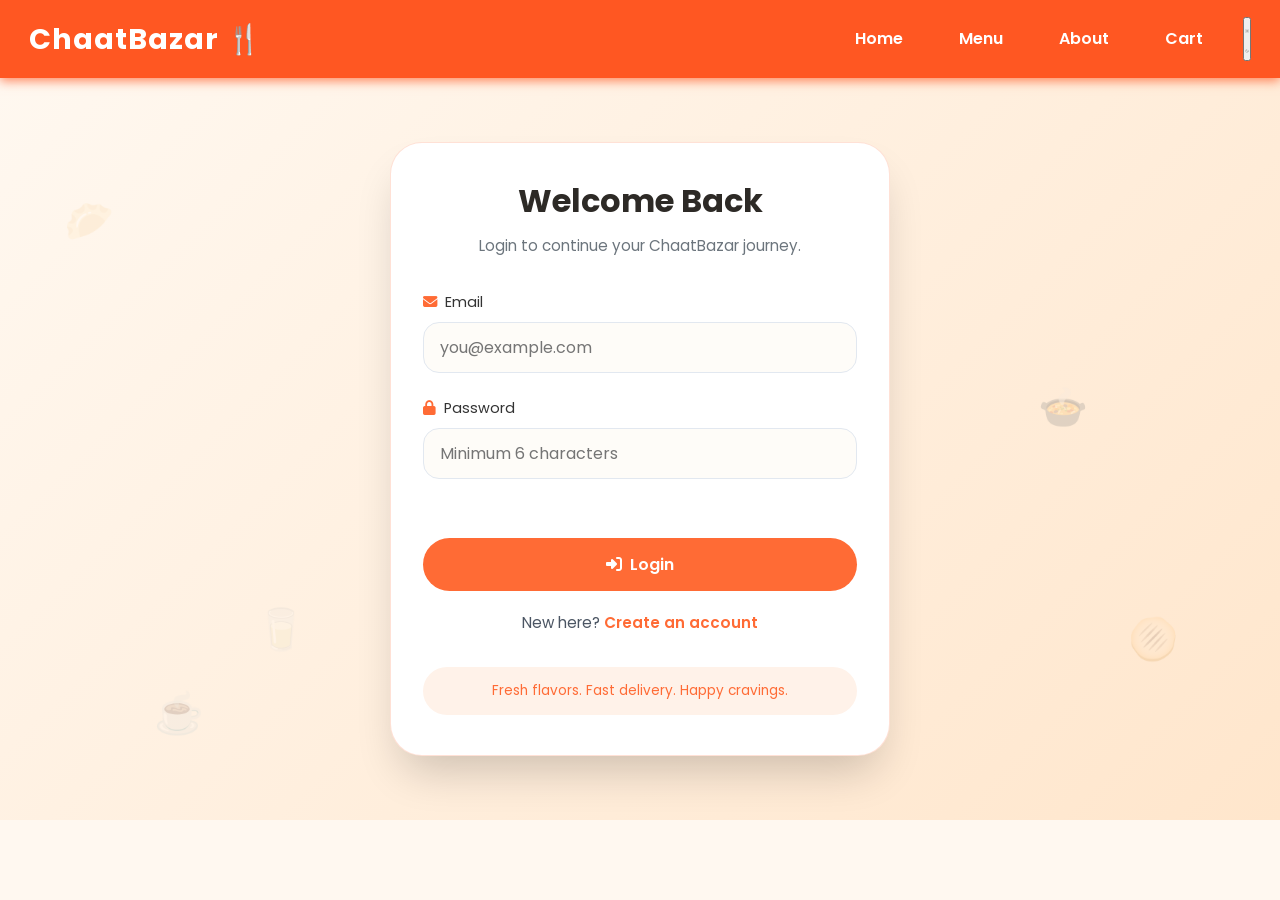
<file: dashboard.html>
<!DOCTYPE html>
<html lang="en">
<head>
  <meta charset="UTF-8" />
  <meta name="viewport" content="width=device-width, initial-scale=1.0" />
  <title>Dashboard | ChaatBazar</title>
  <link rel="preconnect" href="https://fonts.googleapis.com" />
  <link rel="preconnect" href="https://fonts.gstatic.com" crossorigin />
  <link href="https://fonts.googleapis.com/css2?family=Poppins:wght@400;500;600;700&display=swap" rel="stylesheet" />
  <link rel="stylesheet" href="https://cdnjs.cloudflare.com/ajax/libs/font-awesome/6.5.1/css/all.min.css" />
  <link rel="stylesheet" href="css/style.css" />
  <link rel="stylesheet" href="css/auth.css" />
  <link rel="icon" href="favicon.png" type="image/png" />
</head>
<body data-page-type="dashboard">
  <header>
    <div class="header-inner container" role="banner">
      <a href="index.html" class="logo" aria-label="ChaatBazar Home">ChaatBazar 🍴</a>
      <nav role="navigation" aria-label="Primary Navigation">
        <a href="index.html" class="nav-link">Home</a>
        <a href="menu.html" class="nav-link">Menu</a>
        <a href="index.html#about" class="nav-link">About</a>
        <a href="orders.html" class="nav-link">Orders</a>
        <a href="cart.html" class="nav-link">Cart</a>
        <button id="theme-toggle" class="theme-toggle" aria-label="Toggle Theme">
          <span class="theme-toggle-track">
            <span class="theme-toggle-icon sun-icon">
              <svg xmlns="http://www.w3.org/2000/svg" viewBox="0 0 24 24" fill="none" stroke="currentColor" stroke-linecap="round" stroke-linejoin="round"><circle cx="12" cy="12" r="5"></circle><line x1="12" y1="1" x2="12" y2="3"></line><line x1="12" y1="21" x2="12" y2="23"></line><line x1="4.22" y1="4.22" x2="5.64" y2="5.64"></line><line x1="18.36" y1="18.36" x2="19.78" y2="19.78"></line><line x1="1" y1="12" x2="3" y2="12"></line><line x1="21" y1="12" x2="23" y2="12"></line><line x1="4.22" y1="19.78" x2="5.64" y2="18.36"></line><line x1="18.36" y1="5.64" x2="19.78" y2="4.22"></line></svg>
            </span>
            <span class="theme-toggle-icon moon-icon">
              <svg xmlns="http://www.w3.org/2000/svg" viewBox="0 0 24 24" fill="none" stroke="currentColor" stroke-linecap="round" stroke-linejoin="round"><path d="M21 12.79A9 9 0 1 1 11.21 3 7 7 0 0 0 21 12.79z"></path></svg>
            </span>
            <span class="theme-toggle-thumb"></span>
          </span>
        </button>
        <div id="authNavItem" class="auth-nav-item">
          <a href="login.html" class="login-btn-nav">Login</a>
        </div>
      </nav>
    </div>
  </header>

  <main class="auth-main" role="main" aria-label="Dashboard page">
    <div class="food-animation-bg" aria-hidden="true">
      <span class="floating-food samosa">🥟</span>
      <span class="floating-food pani-puri">🫓</span>
      <span class="floating-food chaat">🍲</span>
      <span class="floating-food chai">☕</span>
      <span class="floating-food lassi">🥛</span>
    </div>

    <section class="auth-wrapper">
      <div class="dashboard-card">
        <div class="dashboard-page-header">
          <div class="dashboard-eyebrow">Dashboard</div>
          <h2>Dashboard - Coming Soon</h2>
          <p>Hi, <span id="dashboard-user-name">User</span>.</p>
        </div>

        <div class="dashboard-message">
          <strong>Coming Soon:</strong> this area will hold order history, saved preferences, rewards, and quick actions for your account.
        </div>

        <div class="profile-actions">
          <a href="profile.html" class="profile-action-link">View Profile</a>
          <a href="index.html" class="profile-action-link secondary">Back to Home</a>
        </div>
      </div>
    </section>
  </main>

  <script src="js/auth.js"></script>
</body>
</html>
</file>
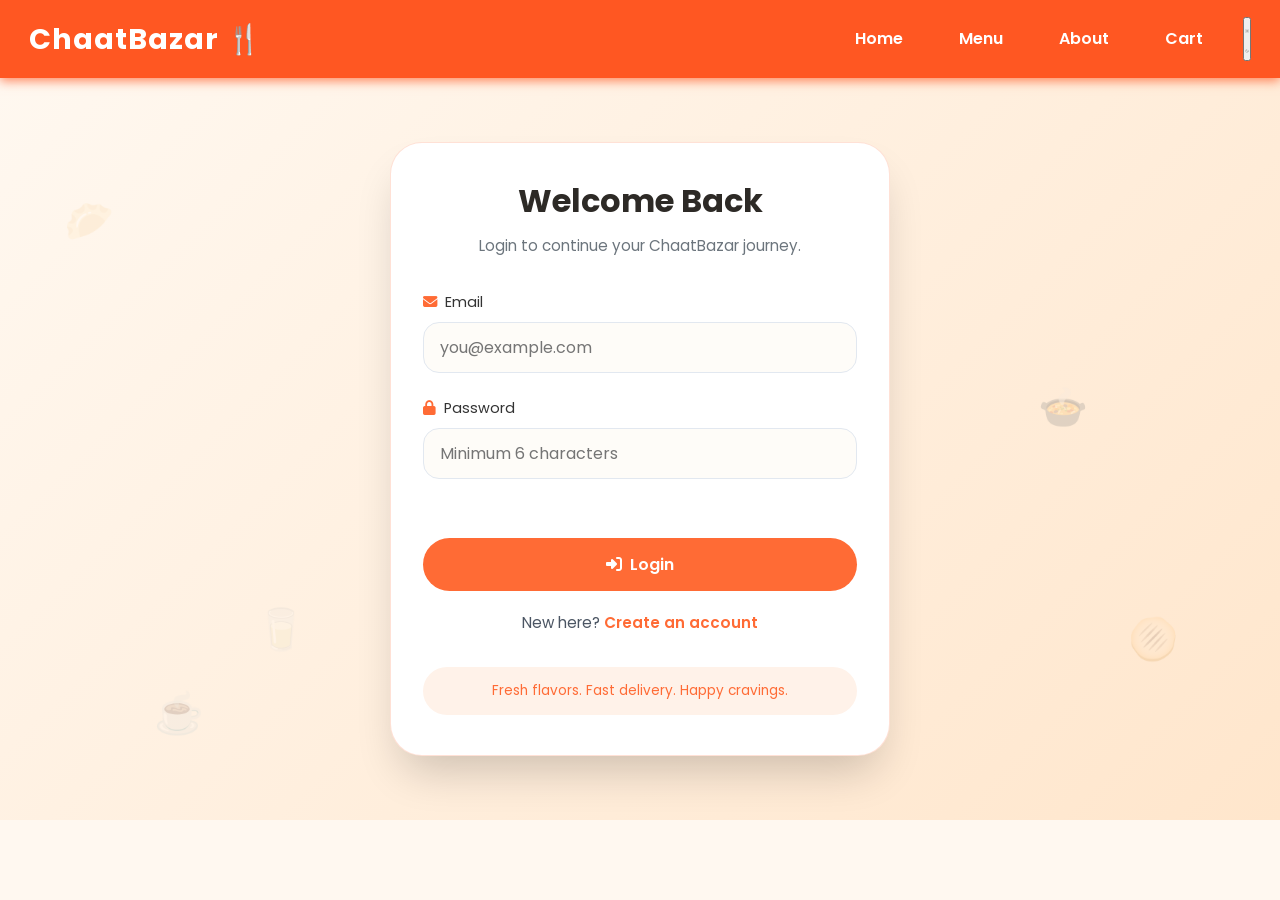
<file: login.html>
<!DOCTYPE html>
<html lang="en">
<head>
  <meta charset="UTF-8" />
  <meta name="viewport" content="width=device-width, initial-scale=1.0" />
  <title>Login | ChaatBazar</title>
  <link rel="preconnect" href="https://fonts.googleapis.com" />
  <link rel="preconnect" href="https://fonts.gstatic.com" crossorigin />
  <link href="https://fonts.googleapis.com/css2?family=Poppins:wght@400;500;600;700&display=swap" rel="stylesheet" />
  <link rel="stylesheet" href="https://cdnjs.cloudflare.com/ajax/libs/font-awesome/6.5.1/css/all.min.css" />
  <link rel="stylesheet" href="css/style.css" />
  <link rel="stylesheet" href="css/auth.css" />
</head>
<body data-page-type="login">
  <header>
    <div class="header-inner container" role="banner">
      <a href="index.html" class="logo" aria-label="ChaatBazar Home">ChaatBazar 🍴</a>
      <nav role="navigation" aria-label="Primary Navigation">
        <a href="index.html" class="nav-link">Home</a>
        <a href="menu.html" class="nav-link">Menu</a>
        <a href="about.html" class="nav-link">About</a>
        <a href="cart.html" class="nav-link">Cart</a>
        <button id="theme-toggle" class="theme-toggle" aria-label="Toggle Theme">
          <span class="theme-toggle-track">
            <span class="theme-toggle-icon sun-icon">
              <svg xmlns="http://www.w3.org/2000/svg" viewBox="0 0 24 24" fill="none" stroke="currentColor" stroke-linecap="round" stroke-linejoin="round"><circle cx="12" cy="12" r="5"></circle><line x1="12" y1="1" x2="12" y2="3"></line><line x1="12" y1="21" x2="12" y2="23"></line><line x1="4.22" y1="4.22" x2="5.64" y2="5.64"></line><line x1="18.36" y1="18.36" x2="19.78" y2="19.78"></line><line x1="1" y1="12" x2="3" y2="12"></line><line x1="21" y1="12" x2="23" y2="12"></line><line x1="4.22" y1="19.78" x2="5.64" y2="18.36"></line><line x1="18.36" y1="5.64" x2="19.78" y2="4.22"></line></svg>
            </span>
            <span class="theme-toggle-icon moon-icon">
              <svg xmlns="http://www.w3.org/2000/svg" viewBox="0 0 24 24" fill="none" stroke="currentColor" stroke-linecap="round" stroke-linejoin="round"><path d="M21 12.79A9 9 0 1 1 11.21 3 7 7 0 0 0 21 12.79z"></path></svg>
            </span>
            <span class="theme-toggle-thumb"></span>
          </span>
        </button>
      </nav>
    </div>
  </header>

  <main class="auth-main" role="main" aria-label="Login form">
    <div class="food-animation-bg" aria-hidden="true">
      <span class="floating-food samosa">🥟</span>
      <span class="floating-food pani-puri">🫓</span>
      <span class="floating-food chaat">🍲</span>
      <span class="floating-food chai">☕</span>
      <span class="floating-food lassi">🥛</span>
    </div>

    <section class="auth-wrapper">
      <div class="auth-card">
        <div class="auth-header">
          <h2>Welcome Back</h2>
          <p>Login to continue your ChaatBazar journey.</p>
        </div>

        <form id="login-form" novalidate>
          <div class="input-group">
            <label for="login-email"><i class="fa-solid fa-envelope"></i>Email</label>
            <input type="email" id="login-email" placeholder="you@example.com" autocomplete="email" required />
            <p id="login-email-error" class="error-message" aria-live="polite"></p>
          </div>

          <div class="input-group">
            <label for="login-password"><i class="fa-solid fa-lock"></i>Password</label>
            <input type="password" id="login-password" placeholder="Minimum 6 characters" minlength="6" autocomplete="current-password" required />
            <p id="login-password-error" class="error-message" aria-live="polite"></p>
          </div>

          <p class="form-message" aria-live="polite"></p>

          <button type="submit" class="auth-btn">
            <i class="fa-solid fa-right-to-bracket"></i>
            Login
          </button>
        </form>

        <p class="auth-switch-text">
          New here?
          <a class="auth-link" href="signup.html">Create an account</a>
        </p>

        <p class="auth-footer-note">Fresh flavors. Fast delivery. Happy cravings.</p>
      </div>
    </section>
  </main>

  <script src="js/auth.js"></script>
</body>
</html>
</file>
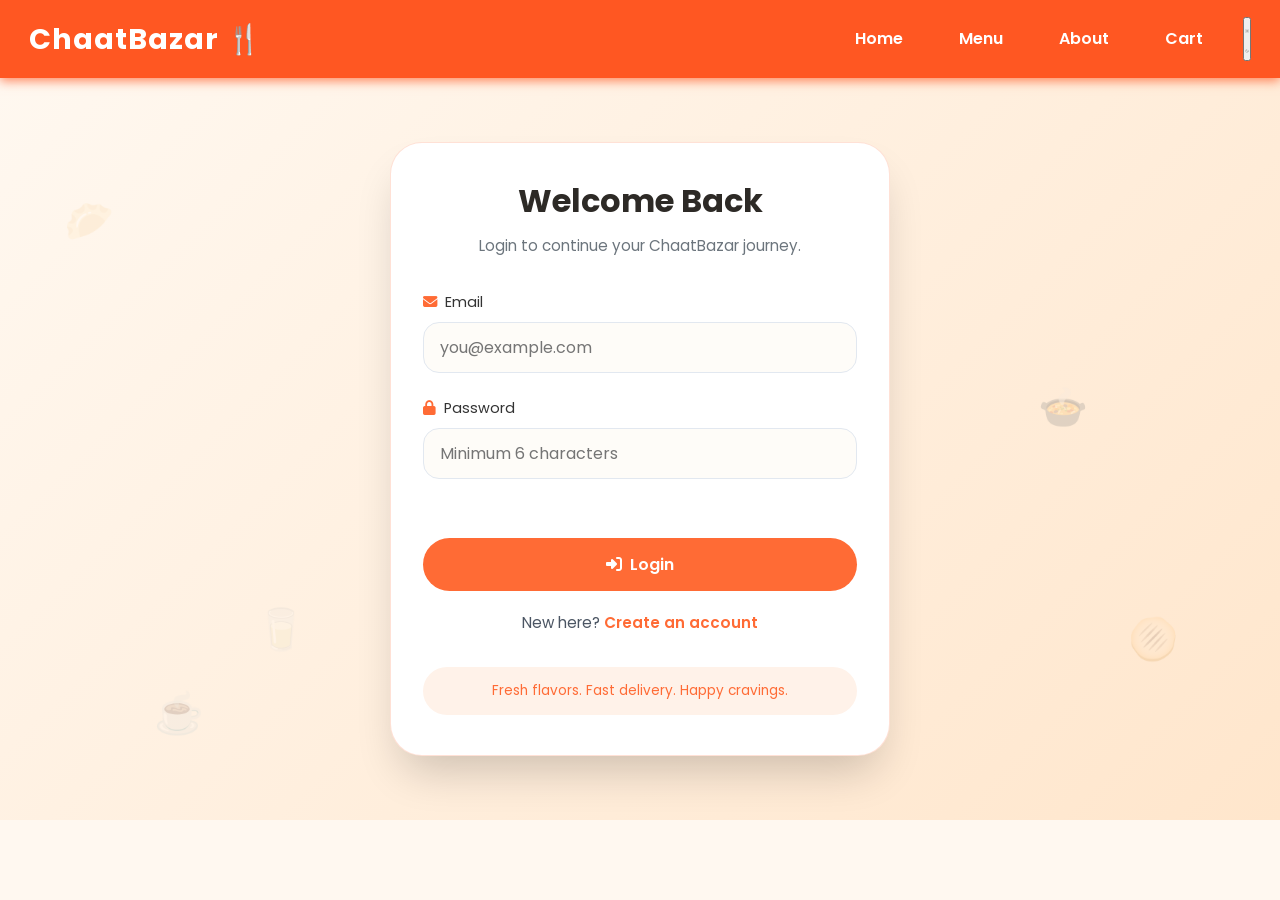
<file: profile.html>
<!DOCTYPE html>
<html lang="en">
<head>
  <meta charset="UTF-8" />
  <meta name="viewport" content="width=device-width, initial-scale=1.0" />
  <title>Profile | ChaatBazar</title>
  <link rel="preconnect" href="https://fonts.googleapis.com" />
  <link rel="preconnect" href="https://fonts.gstatic.com" crossorigin />
  <link href="https://fonts.googleapis.com/css2?family=Poppins:wght@400;500;600;700&display=swap" rel="stylesheet" />
  <link rel="stylesheet" href="https://cdnjs.cloudflare.com/ajax/libs/font-awesome/6.5.1/css/all.min.css" />
  <link rel="stylesheet" href="css/style.css" />
  <link rel="stylesheet" href="css/auth.css" />
  <link rel="icon" href="favicon.png" type="image/png" />
</head>
<body data-page-type="profile">
  <header>
    <div class="header-inner container" role="banner">
      <a href="index.html" class="logo" aria-label="ChaatBazar Home">ChaatBazar 🍴</a>
      <nav role="navigation" aria-label="Primary Navigation">
        <a href="index.html" class="nav-link">Home</a>
        <a href="menu.html" class="nav-link">Menu</a>
        <a href="index.html#about" class="nav-link">About</a>
        <a href="orders.html" class="nav-link">Orders</a>
        <a href="cart.html" class="nav-link">Cart</a>
        <button id="theme-toggle" class="theme-toggle" aria-label="Toggle Theme">
          <span class="theme-toggle-track">
            <span class="theme-toggle-icon sun-icon">
              <svg xmlns="http://www.w3.org/2000/svg" viewBox="0 0 24 24" fill="none" stroke="currentColor" stroke-linecap="round" stroke-linejoin="round"><circle cx="12" cy="12" r="5"></circle><line x1="12" y1="1" x2="12" y2="3"></line><line x1="12" y1="21" x2="12" y2="23"></line><line x1="4.22" y1="4.22" x2="5.64" y2="5.64"></line><line x1="18.36" y1="18.36" x2="19.78" y2="19.78"></line><line x1="1" y1="12" x2="3" y2="12"></line><line x1="21" y1="12" x2="23" y2="12"></line><line x1="4.22" y1="19.78" x2="5.64" y2="18.36"></line><line x1="18.36" y1="5.64" x2="19.78" y2="4.22"></line></svg>
            </span>
            <span class="theme-toggle-icon moon-icon">
              <svg xmlns="http://www.w3.org/2000/svg" viewBox="0 0 24 24" fill="none" stroke="currentColor" stroke-linecap="round" stroke-linejoin="round"><path d="M21 12.79A9 9 0 1 1 11.21 3 7 7 0 0 0 21 12.79z"></path></svg>
            </span>
            <span class="theme-toggle-thumb"></span>
          </span>
        </button>
        <div id="authNavItem" class="auth-nav-item">
          <a href="login.html" class="login-btn-nav">Login</a>
        </div>
      </nav>
    </div>
  </header>

  <main class="auth-main" role="main" aria-label="Profile page">
    <div class="food-animation-bg" aria-hidden="true">
      <span class="floating-food samosa">🥟</span>
      <span class="floating-food pani-puri">🫓</span>
      <span class="floating-food chaat">🍲</span>
      <span class="floating-food chai">☕</span>
      <span class="floating-food lassi">🥛</span>
    </div>

    <section class="auth-wrapper">
      <div class="profile-page-card">
        <div class="profile-page-header">
          <div class="profile-avatar-hero" aria-hidden="true"><span id="profile-avatar-initial">U</span></div>
          <h2>Your Profile</h2>
          <p>Account details saved in your browser session.</p>
        </div>

        <div class="profile-info-list" aria-label="Profile details">
          <div class="profile-info-row">
            <span class="profile-info-label">Name</span>
            <span id="profile-name-value" class="profile-info-value"></span>
          </div>
          <div class="profile-info-row">
            <span class="profile-info-label">Email</span>
            <span id="profile-email-value" class="profile-info-value"></span>
          </div>
          <div class="profile-info-row">
            <span class="profile-info-label">Phone</span>
            <span id="profile-phone-value" class="profile-info-value"></span>
          </div>
          <div class="profile-info-row">
            <span class="profile-info-label">Location</span>
            <span id="profile-location-value" class="profile-info-value"></span>
          </div>
        </div>

        <div class="profile-actions">
          <a href="dashboard.html" class="profile-action-link">Dashboard</a>
          <a href="index.html" class="profile-action-link secondary">Back to Home</a>
        </div>
      </div>
    </section>
  </main>

  <script src="js/auth.js"></script>
</body>
</html>
</file>
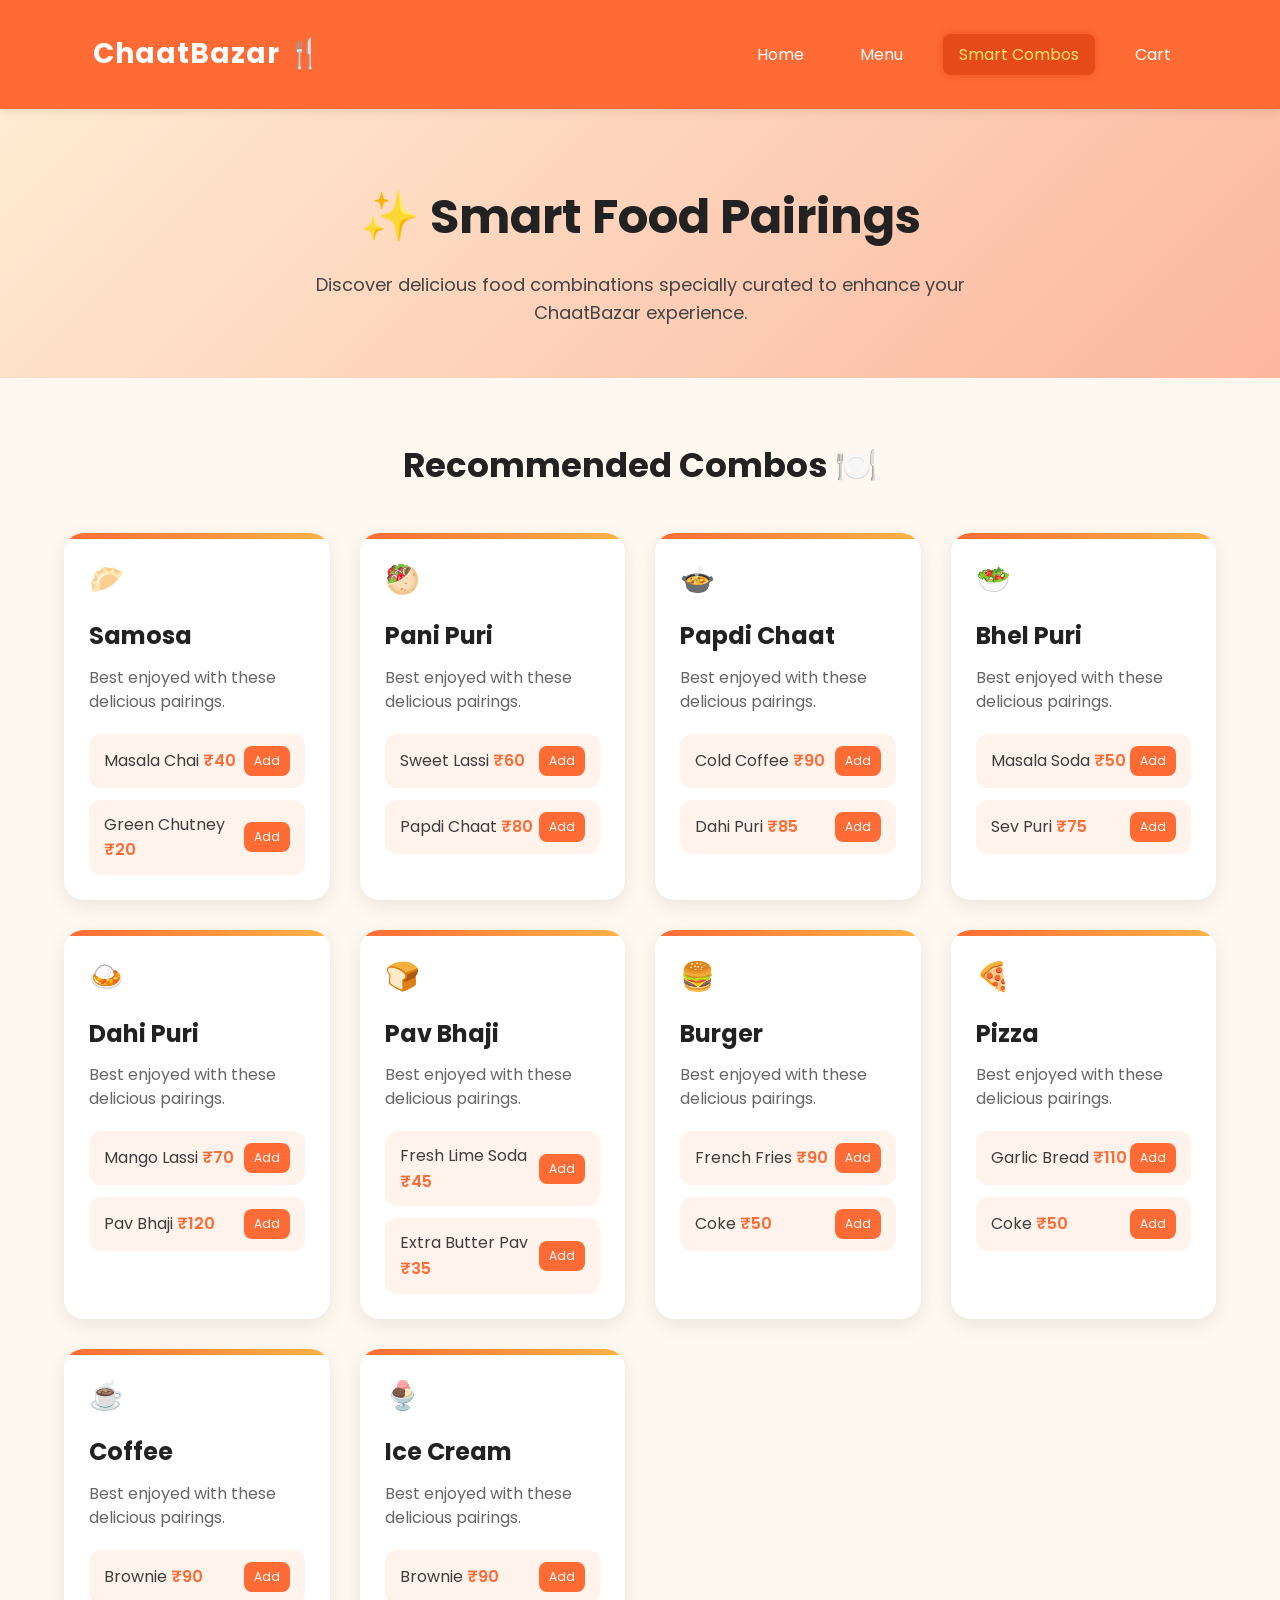
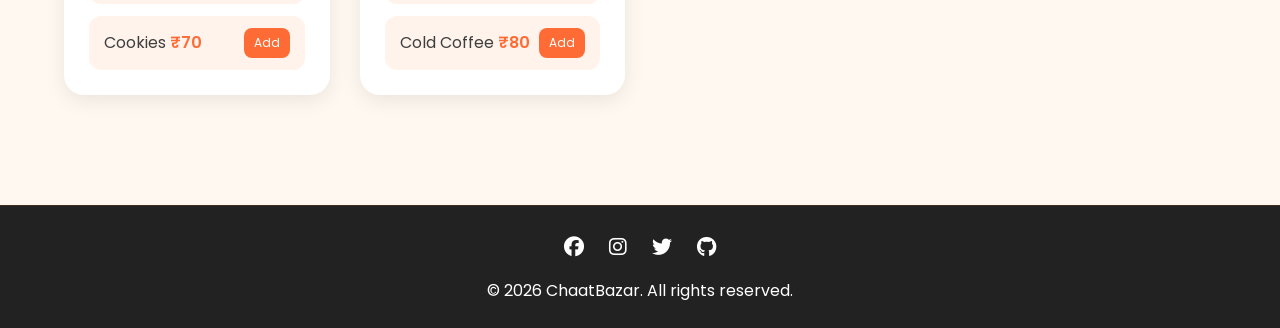
<file: recommendations.html>
<!DOCTYPE html>
<html lang="en">
<head>
  <meta charset="UTF-8" />
  <meta name="viewport" content="width=device-width, initial-scale=1.0"/>

  <title>Smart Combos - ChaatBazar</title>

  <!-- GOOGLE FONT -->
  <link
    href="https://fonts.googleapis.com/css2?family=Poppins:wght@400;500;600;700&display=swap"
    rel="stylesheet"
  />

  <!-- FONT AWESOME -->
  <link
    rel="stylesheet"
    href="https://cdnjs.cloudflare.com/ajax/libs/font-awesome/6.5.1/css/all.min.css"
  />

  <!-- MAIN CSS -->
  <link rel="stylesheet" href="css/style.css" />

  <style>

    body{
      font-family: "Poppins", sans-serif;
      background: #fff8f0;
      margin: 0;
      padding: 0;
    }

    .container{
      width: 90%;
      max-width: 1200px;
      margin: auto;
    }

    /* ================= HEADER ================= */

    header{
      background: #ff6b35;
      padding: 16px 0;
      box-shadow: 0 2px 10px rgba(0,0,0,0.1);
    }

    .header-inner{
      display: flex;
      justify-content: space-between;
      align-items: center;
    }

    .logo{
      color: white;
      font-size: 28px;
      font-weight: 700;
      text-decoration: none;
    }

    nav{
      display: flex;
      gap: 24px;
      align-items: center;
    }

    nav a{
      color: white;
      text-decoration: none;
      font-weight: 500;
      transition: 0.3s;
    }

    nav a:hover,
    nav a.active{
      color: #ffe66d;
    }

    /* ================= HERO ================= */

    .combo-hero{
      text-align: center;
      padding: 70px 20px 50px;
      background: linear-gradient(
        135deg,
        #ffecd2,
        #fcb69f
      );
    }

    .combo-hero h1{
      font-size: 48px;
      margin-bottom: 15px;
      color: #222;
    }

    .combo-hero p{
      font-size: 18px;
      color: #444;
      max-width: 700px;
      margin: auto;
      line-height: 1.6;
    }

    /* ================= SECTION ================= */

    .combo-section{
      padding: 60px 0;
    }

    .section-title{
      font-size: 34px;
      text-align: center;
      margin-bottom: 40px;
      color: #222;
    }

    /* ================= GRID ================= */

    .combo-grid{
      display: grid;
      grid-template-columns: repeat(auto-fit, minmax(260px, 1fr));
      gap: 30px;
    }

    /* ================= CARD ================= */

    .combo-card{
      background: white;
      border-radius: 20px;
      padding: 25px;
      box-shadow: 0 6px 20px rgba(0,0,0,0.08);
      transition: 0.3s;
      position: relative;
      overflow: hidden;
    }

    .combo-card:hover{
      transform: translateY(-8px);
      box-shadow: 0 12px 25px rgba(0,0,0,0.15);
    }

    .combo-card::before{
      content: "";
      position: absolute;
      top: 0;
      left: 0;
      width: 100%;
      height: 6px;
      background: linear-gradient(
        90deg,
        #ff6b35,
        #ffb347
      );
    }

    .combo-food{
      font-size: 28px;
      margin-bottom: 15px;
    }

    .combo-card h3{
      margin: 0 0 10px;
      color: #222;
      font-size: 24px;
    }

    .combo-card p{
      color: #666;
      margin-bottom: 20px;
      line-height: 1.5;
    }

    .pairing-list{
      display: flex;
      flex-direction: column;
      gap: 12px;
    }

    .pairing-item{
      background: #fff3ec;
      border-radius: 12px;
      padding: 12px 15px;
      display: flex;
      justify-content: space-between;
      align-items: center;
      font-weight: 500;
    }

    .pairing-item span{
      color: #ff6b35;
      font-weight: 600;
    }

    /* ================= FOOTER ================= */

    footer{
      background: #222;
      color: white;
      text-align: center;
      padding: 25px 10px;
      margin-top: 50px;
    }

    .social-icons{
      margin-bottom: 15px;
    }

    .social-icons a{
      color: white;
      margin: 0 10px;
      font-size: 20px;
      transition: 0.3s;
    }

    .social-icons a:hover{
      color: #ffb347;
    }

    /* ================= RESPONSIVE ================= */

    @media(max-width: 768px){

      .combo-hero h1{
        font-size: 36px;
      }

      nav{
        gap: 14px;
      }

      nav a{
        font-size: 14px;
      }
    }

  </style>
</head>

<body>

<!-- ================= HEADER ================= -->

<header>

  <div class="header-inner container">

    <a href="index.html" class="logo">
      ChaatBazar 🍴
    </a>

    <nav>

      <a href="index.html">
        Home
      </a>

      <a href="menu.html">
        Menu
      </a>

      <a href="recommendations.html" class="active">
        Smart Combos
      </a>

      <a href="cart.html">
        Cart
      </a>

    </nav>

  </div>

</header>

<!-- ================= HERO ================= -->

<section class="combo-hero">

  <h1>
    ✨ Smart Food Pairings
  </h1>

  <p>
    Discover delicious food combinations specially curated
    to enhance your ChaatBazar experience.
  </p>

</section>

<!-- ================= COMBO SECTION ================= -->

<section class="combo-section container">

  <h2 class="section-title">
    Recommended Combos 🍽️
  </h2>

  <div class="combo-grid" id="combo-grid">

    <!-- Cards injected by JS -->

  </div>

</section>

<!-- ================= FOOTER ================= -->

<footer>

  <div class="social-icons">

    <a href="#">
      <i class="fa-brands fa-facebook"></i>
    </a>

    <a href="#">
      <i class="fa-brands fa-instagram"></i>
    </a>

    <a href="#">
      <i class="fa-brands fa-twitter"></i>
    </a>

    <a href="#">
      <i class="fa-brands fa-github"></i>
    </a>

  </div>

  <p>
    © 2026 ChaatBazar. All rights reserved.
  </p>

</footer>

<!-- ================= SCRIPT ================= -->

<script src="js/cart-manager.js"></script>

<script>

  const foodPairings = {

    "Samosa": [
      { name: "Masala Chai", price: 40 },
      { name: "Green Chutney", price: 20 }
    ],

    "Pani Puri": [
      { name: "Sweet Lassi", price: 60 },
      { name: "Papdi Chaat", price: 80 }
    ],

    "Papdi Chaat": [
      { name: "Cold Coffee", price: 90 },
      { name: "Dahi Puri", price: 85 }
    ],

    "Bhel Puri": [
      { name: "Masala Soda", price: 50 },
      { name: "Sev Puri", price: 75 }
    ],

    "Dahi Puri": [
      { name: "Mango Lassi", price: 70 },
      { name: "Pav Bhaji", price: 120 }
    ],

    "Pav Bhaji": [
      { name: "Fresh Lime Soda", price: 45 },
      { name: "Extra Butter Pav", price: 35 }
    ],

    "Burger": [
      { name: "French Fries", price: 90 },
      { name: "Coke", price: 50 }
    ],

    "Pizza": [
      { name: "Garlic Bread", price: 110 },
      { name: "Coke", price: 50 }
    ],

    "Coffee": [
      { name: "Brownie", price: 90 },
      { name: "Cookies", price: 70 }
    ],

    "Ice Cream": [
      { name: "Brownie", price: 90 },
      { name: "Cold Coffee", price: 80 }
    ]
  };

  const foodEmojis = {
    "Samosa": "🥟",
    "Pani Puri": "🥙",
    "Papdi Chaat": "🍲",
    "Bhel Puri": "🥗",
    "Dahi Puri": "🍛",
    "Pav Bhaji": "🍞",
    "Burger": "🍔",
    "Pizza": "🍕",
    "Coffee": "☕",
    "Ice Cream": "🍨"
  };

  // ✅ FIXED CART FUNCTION (IMPORTANT)
  function addToCart(name, price, parentFood) {

    if (!window.cartManager) {
      console.error("CartManager not loaded");
      alert("Cart is loading... please wait");
      return;
    }

    window.cartManager.addItem({
      id: name + "-" + price,
      name: name,
      price: price,
      parentFood: parentFood
    }, 1);
  }

  function renderComboCards() {

    const comboGrid = document.getElementById("combo-grid");
    comboGrid.innerHTML = "";

    for (const food in foodPairings) {

      const pairings = foodPairings[food];

      const card = document.createElement("div");
      card.className = "combo-card";

      let pairingHTML = "";

      pairings.forEach(item => {

        pairingHTML += `
          <div class="pairing-item">

            <div>
              ${item.name}
              <span>₹${item.price}</span>
            </div>

            <button
              onclick="addToCart('${item.name}', ${item.price}, '${food}')"
              style="
                background:#ff6b35;
                color:white;
                border:none;
                padding:6px 10px;
                border-radius:8px;
                cursor:pointer;
                font-size:12px;
              ">
              Add
            </button>

          </div>
        `;
      });

      card.innerHTML = `
        <div class="combo-food">
          ${foodEmojis[food] || "🍴"}
        </div>

        <h3>${food}</h3>

        <p>Best enjoyed with these delicious pairings.</p>

        <div class="pairing-list">
          ${pairingHTML}
        </div>
      `;

      comboGrid.appendChild(card);
    }
  }

  // wait for DOM + cart system
  window.addEventListener("load", renderComboCards);

</script>
</file>
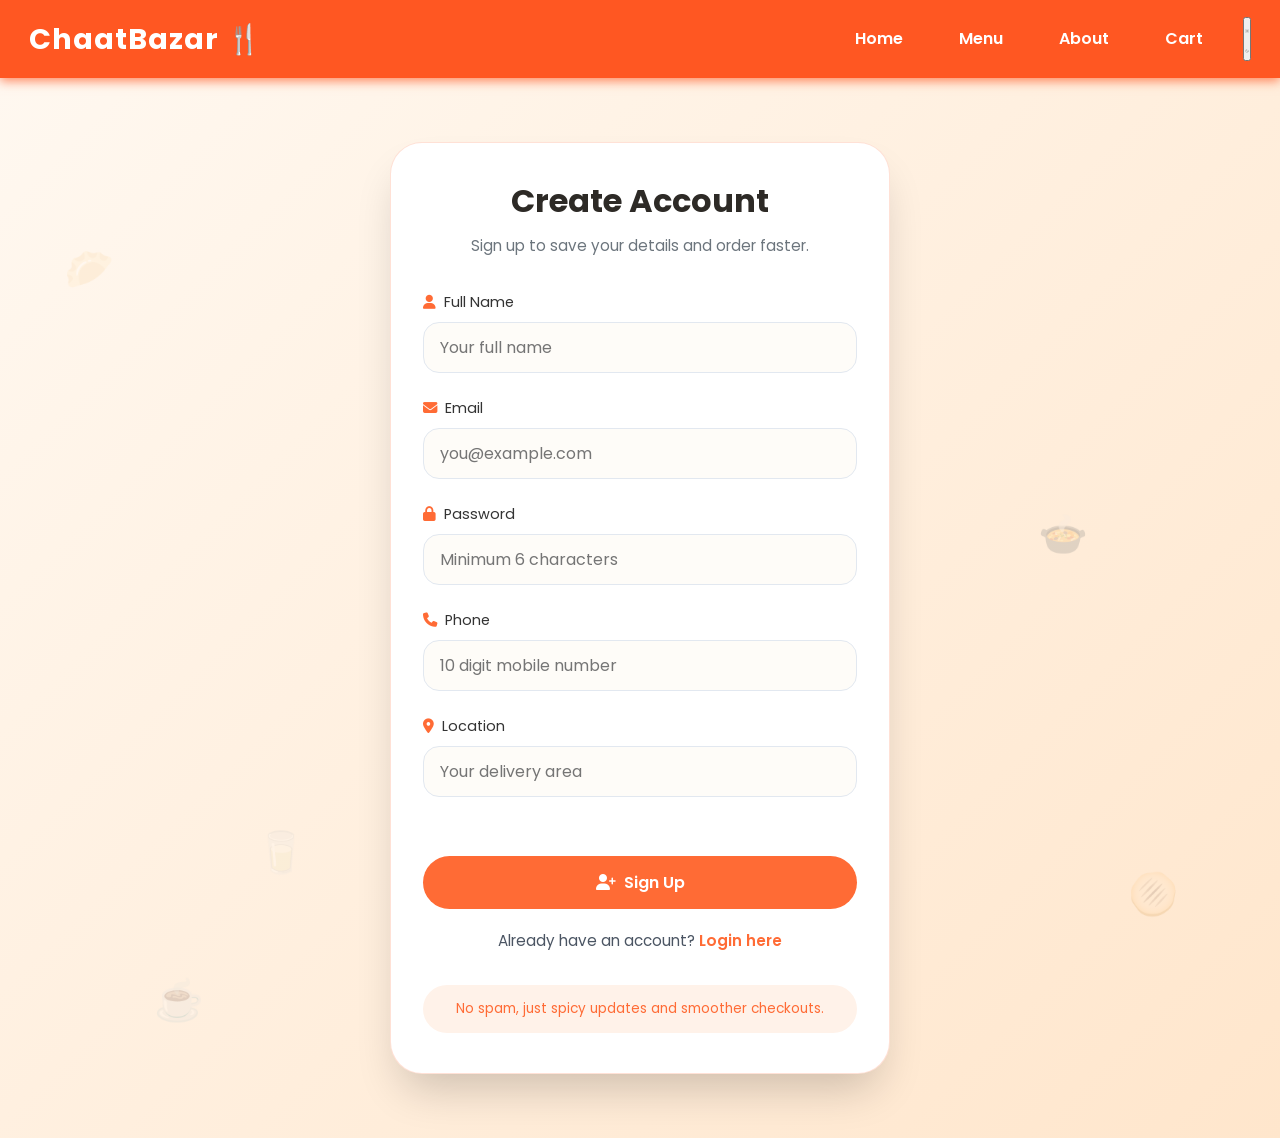
<file: signup.html>
<!DOCTYPE html>
<html lang="en">
<head>
  <meta charset="UTF-8" />
  <meta name="viewport" content="width=device-width, initial-scale=1.0" />
  <title>Sign Up | ChaatBazar</title>
  <link rel="preconnect" href="https://fonts.googleapis.com" />
  <link rel="preconnect" href="https://fonts.gstatic.com" crossorigin />
  <link href="https://fonts.googleapis.com/css2?family=Poppins:wght@400;500;600;700&display=swap" rel="stylesheet" />
  <link rel="stylesheet" href="https://cdnjs.cloudflare.com/ajax/libs/font-awesome/6.5.1/css/all.min.css" />
  <link rel="stylesheet" href="css/style.css" />
  <link rel="stylesheet" href="css/auth.css" />
</head>
<body data-page-type="signup">
  <header>
    <div class="header-inner container" role="banner">
      <a href="index.html" class="logo" aria-label="ChaatBazar Home">ChaatBazar 🍴</a>
      <nav role="navigation" aria-label="Primary Navigation">
        <a href="index.html" class="nav-link">Home</a>
        <a href="menu.html" class="nav-link">Menu</a>
        <a href="about.html" class="nav-link">About</a>
        <a href="cart.html" class="nav-link">Cart</a>
        <button id="theme-toggle" class="theme-toggle" aria-label="Toggle Theme">
          <span class="theme-toggle-track">
            <span class="theme-toggle-icon sun-icon">
              <svg xmlns="http://www.w3.org/2000/svg" viewBox="0 0 24 24" fill="none" stroke="currentColor" stroke-linecap="round" stroke-linejoin="round"><circle cx="12" cy="12" r="5"></circle><line x1="12" y1="1" x2="12" y2="3"></line><line x1="12" y1="21" x2="12" y2="23"></line><line x1="4.22" y1="4.22" x2="5.64" y2="5.64"></line><line x1="18.36" y1="18.36" x2="19.78" y2="19.78"></line><line x1="1" y1="12" x2="3" y2="12"></line><line x1="21" y1="12" x2="23" y2="12"></line><line x1="4.22" y1="19.78" x2="5.64" y2="18.36"></line><line x1="18.36" y1="5.64" x2="19.78" y2="4.22"></line></svg>
            </span>
            <span class="theme-toggle-icon moon-icon">
              <svg xmlns="http://www.w3.org/2000/svg" viewBox="0 0 24 24" fill="none" stroke="currentColor" stroke-linecap="round" stroke-linejoin="round"><path d="M21 12.79A9 9 0 1 1 11.21 3 7 7 0 0 0 21 12.79z"></path></svg>
            </span>
            <span class="theme-toggle-thumb"></span>
          </span>
        </button>
      </nav>
    </div>
  </header>

  <main class="auth-main" role="main" aria-label="Signup form">
    <div class="food-animation-bg" aria-hidden="true">
      <span class="floating-food samosa">🥟</span>
      <span class="floating-food pani-puri">🫓</span>
      <span class="floating-food chaat">🍲</span>
      <span class="floating-food chai">☕</span>
      <span class="floating-food lassi">🥛</span>
    </div>

    <section class="auth-wrapper">
      <div class="auth-card">
        <div class="auth-header">
          <h2>Create Account</h2>
          <p>Sign up to save your details and order faster.</p>
        </div>

        <form id="signup-form" novalidate>
          <div class="input-group">
            <label for="signup-name"><i class="fa-solid fa-user"></i>Full Name</label>
            <input type="text" id="signup-name" placeholder="Your full name" autocomplete="name" required />
            <p id="signup-name-error" class="error-message" aria-live="polite"></p>
          </div>

          <div class="input-group">
            <label for="signup-email"><i class="fa-solid fa-envelope"></i>Email</label>
            <input type="email" id="signup-email" placeholder="you@example.com" autocomplete="email" required />
            <p id="signup-email-error" class="error-message" aria-live="polite"></p>
          </div>

          <div class="input-group">
            <label for="signup-password"><i class="fa-solid fa-lock"></i>Password</label>
            <input type="password" id="signup-password" placeholder="Minimum 6 characters" minlength="6" autocomplete="new-password" required />
            <p id="signup-password-error" class="error-message" aria-live="polite"></p>
          </div>

          <div class="input-group">
            <label for="signup-phone"><i class="fa-solid fa-phone"></i>Phone</label>
            <input type="tel" id="signup-phone" placeholder="10 digit mobile number" maxlength="10" autocomplete="tel" required />
            <p id="signup-phone-error" class="error-message" aria-live="polite"></p>
          </div>

          <div class="input-group">
            <label for="signup-location"><i class="fa-solid fa-location-dot"></i>Location</label>
            <input type="text" id="signup-location" placeholder="Your delivery area" autocomplete="street-address" required />
            <p id="signup-location-error" class="error-message" aria-live="polite"></p>
          </div>

          <p class="form-message" aria-live="polite"></p>

          <button type="submit" class="auth-btn">
            <i class="fa-solid fa-user-plus"></i>
            Sign Up
          </button>
        </form>

        <p class="auth-switch-text">
          Already have an account?
          <a class="auth-link" href="login.html">Login here</a>
        </p>

        <p class="auth-footer-note">No spam, just spicy updates and smoother checkouts.</p>
      </div>
    </section>
  </main>

  <script src="js/auth.js"></script>
</body>
</html>
</file>
<file: css/style.css>
@font-face {
  font-family: 'Poppins';
  src: url('../fonts/Poppins-Light.ttf') format('truetype');
  font-weight: 300;
}
@font-face {
  font-family: 'Poppins';
  src: url('../fonts/Poppins-Bold.ttf') format('truetype');
  font-weight: 700;
}
@font-face {
  font-family: 'Poppins';
  src: url('../fonts/Poppins-Regular.ttf') format('truetype');
  font-weight: 500;
}
    * {
      margin: 0; padding: 0; box-sizing: border-box;
    }
    html {
      scroll-behavior: smooth;
    }
    body {
      font-family: 'Poppins', sans-serif;
      background: #fff8f0;
      color: #3e3e3e;
      line-height: 1.6;
      font-size: 16px;
      overflow-x: hidden;
    }
    a {
      text-decoration: none;
      color: inherit;
    }
    img {
      max-width: 100%;
      display: block;
      border-radius: 12px;
    }
    button {
      cursor: pointer;
      font-family: inherit;
    }

    /* ===== Container ===== */
    .container {
      max-width: 1200px;
      margin: 0 auto;
      padding: 0 1rem;
    }

    /* ===== Toast Notification ===== */

.toast-notification {
  position: fixed;
  top: 90px;
  left: 50%;
  transform: translateX(-50%) translateY(-20px);

  background: linear-gradient(135deg, #ff7a00, #ff9a3c);
  color: #fff;

  padding: 14px 24px;
  border-radius: 14px;

  font-size: 15px;
  font-weight: 600;

  min-width: 280px;
  text-align: center;

  box-shadow: 0 10px 25px rgba(0,0,0,0.18);

  opacity: 0;
  transition: all 0.35s ease;

  z-index: 9999;
  pointer-events: none;

  border: 1px solid rgba(255,255,255,0.2);
  backdrop-filter: blur(8px);
}

.toast-notification.show {
  opacity: 1;
  transform: translateX(-50%) translateY(0);
}

.coupon-section {
  background: #fff3e0;
  border: 1px dashed #ff8f4b;
  border-radius: 14px;
  padding: 1rem;
  margin: 1.5rem 0;
}

.coupon-section h2 {
  margin-bottom: 0.75rem;
  font-size: 1.05rem;
  color: #d84315;
}

.coupon-input-row {
  display: flex;
  flex-wrap: wrap;
  gap: 0.75rem;
  align-items: center;
}

.coupon-input-row input {
  flex: 1 1 220px;
  padding: 0.95rem 1rem;
  border: 1px solid #ffcc9b;
  border-radius: 12px;
  background: #fff;
  color: #3e3e3e;
}

.coupon-input-row button,
.secondary-btn {
  padding: 0.95rem 1.25rem;
  border: none;
  border-radius: 12px;
  font-weight: 700;
}

.coupon-input-row button {
  background: #ff7b54;
  color: #fff;
}

.secondary-btn {
  background: #eceff1;
  color: #263238;
  border: 1px solid #cfd8dc;
}

.coupon-message {
  margin-top: 0.75rem;
  font-size: 0.95rem;
  min-height: 1.2rem;
}

.coupon-message.success {
  color: #2e7d32;
}

.coupon-message.error {
  color: #c62828;
}

.coupon-applied-label {
  margin-top: 0.5rem;
  font-size: 0.95rem;
  color: #4e342e;
}

.price-breakdown {
  background: #fff;
  border: 1px solid #ffe0b2;
  border-radius: 14px;
  padding: 1rem;
}

.price-breakdown p {
  display: flex;
  justify-content: space-between;
  gap: 1rem;
  margin: 0 0 0.75rem;
}

.price-breakdown .grand-total {
  font-weight: 700;
  color: #bf360c;
}

@media (max-width: 600px) {
  .coupon-input-row {
    flex-direction: column;
  }
}

/* ===== Mobile Responsive ===== */

@media (max-width: 600px) {
  .toast-notification {
    width: calc(100% - 32px);
    min-width: unset;

    left: 16px;
    right: 16px;

    transform: translateY(-20px);

    font-size: 14px;
    padding: 12px 16px;
  }

  .toast-notification.show {
    transform: translateY(0);
  }
}

/* Cart Count Bounce */

.cart-bounce {
  animation: cartBounce 0.4s ease;
}

@keyframes cartBounce {
  0% {
    transform: scale(1);
  }

  50% {
    transform: scale(1.3);
  }

  100% {
    transform: scale(1);
  }
}

    /* ===== Header ===== */
    header {
      position: sticky;
      top: 0;
      z-index: 1000;
      background: #ff5722;
      box-shadow: 0 3px 10px rgb(255 87 34 / 0.7);
      user-select: none;
    }
    .header-inner {
      max-width: 1600px;
      margin: 0 auto;
      padding: 1rem 1.8rem;
      display: flex;
      align-items: center;
      justify-content: space-between;
    }
    .logo {
      font-weight: 700;
      font-size: 1.8rem;
      color: #fff;
      letter-spacing: 1px;
      user-select: none;
      display: flex;
      align-items: center;
      white-space: nowrap;
      gap: 0.4rem;
      margin-right: 2rem;
    }
    .navbar-logo-img {
      height: 42px;
      width: 42px;
      object-fit: cover;
      border-radius: 50%;
      background: white;
      padding: 2px;
      box-shadow: 0 2px 5px rgba(0, 0, 0, 0.1);
      transition: transform 0.3s ease;
    }
    .logo:hover .navbar-logo-img {
      transform: scale(1.08);
    }
    nav {
      display: flex;
      align-items: center;
      gap: 1.5rem;
      font-weight: 600;
    }
    nav a {
      color: white;
      padding: 0.5rem 1rem;
      border-radius: 8px;
      transition: background 0.3s ease;
    }
    nav a:hover,
    nav a.active {
      background: #e64a19;
      box-shadow: 0 0 8px rgb(230 74 25 / 0.8);
    }

    /* ===== Modern Cart Button ===== */
    .cart-btn-modern {
      display: inline-flex !important;
      align-items: center;
      gap: 0.6rem;
      position: relative;
      padding: 0.4rem 1.1rem !important;
      border-radius: 50px !important;
      background: rgba(255, 255, 255, 0.1) !important;
      border: 1px solid rgba(255, 255, 255, 0.15) !important;
      transition: all 0.3s cubic-bezier(0.4, 0, 0.2, 1) !important;
      overflow: visible !important;
      text-decoration: none !important;
      white-space: nowrap !important;
    }
    .cart-btn-modern:hover {
      background: #e64a19 !important;
      border-color: #ff5722 !important;
      box-shadow: 0 4px 15px rgba(230, 74, 25, 0.4) !important;
      transform: translateY(-1px);
    }
    .cart-btn-modern.active {
      background: #ff5722 !important;
      border-color: #ff7b54 !important;
      box-shadow: 0 4px 15px rgba(255, 87, 34, 0.3) !important;
    }
    .cart-icon-wrapper {
      position: relative;
      display: flex;
      align-items: center;
      justify-content: center;
    }
    .cart-svg-icon {
      width: 18px;
      height: 18px;
      stroke: #ffffff;
      stroke-width: 2.2;
      transition: transform 0.2s ease;
    }
    .cart-btn-modern:hover .cart-svg-icon {
      transform: scale(1.1);
    }
    .cart-badge {
      position: absolute;
      top: -9px;
      right: -9px;
      background-color: #ffc107;
      color: #3e2723;
      font-size: 0.65rem;
      font-weight: 800;
      min-width: 16px;
      height: 16px;
      border-radius: 50%;
      display: flex;
      align-items: center;
      justify-content: center;
      padding: 1px;
      box-shadow: 0 2px 5px rgba(0, 0, 0, 0.2);
      border: 1.5px solid #ff5722;
      transition: transform 0.3s cubic-bezier(0.175, 0.885, 0.32, 1.275);
    }
    
    /* Bounce animation when item added to cart */
    .cart-bounce {
      animation: badgeBounce 0.4s cubic-bezier(0.175, 0.885, 0.32, 1.275) !important;
    }
    @keyframes badgeBounce {
      0%, 100% {
        transform: scale(1);
      }
      50% {
        transform: scale(1.45);
      }
    }

    /* ===== Dropdown Nav ===== */
    .dropdown {
      position: relative;
    }
    .dropdown-toggle {
      display: flex;
      align-items: center;
      gap: 0.3rem;
      user-select: none;
    }
    .dropdown-toggle::after {
      content: "▼";
      font-size: 0.6rem;
      color: white;
    }
    .dropdown-menu {
      position: absolute;
      top: 2.8rem;
      left: 0;
      background: #ff5722;
      border-radius: 8px;
      min-width: 140px;
      box-shadow: 0 6px 20px rgb(0 0 0 / 0.3);
      opacity: 0;
      visibility: hidden;
      transform: translateY(10px);
      transition: all 0.3s ease;
      z-index: 10;
    }
    .dropdown-menu a {
      display: block;
      padding: 0.6rem 1rem;
      color: white;
      font-weight: 600;
      border-radius: 8px;
      transition: background 0.3s ease;
    }
    .dropdown-menu a:hover {
      background: #e64a19;
    }
    .dropdown:hover .dropdown-menu,
    .dropdown:focus-within .dropdown-menu {
      opacity: 1;
      visibility: visible;
      transform: translateY(0);
    }
    /* When JS toggles the open class (keyboard interaction), show the menu the same way as hover */
    .dropdown.open .dropdown-menu {
      opacity: 1;
      visibility: visible;
      transform: translateY(0);
    }

    /* Force-hide override for dropdown when JS needs to hide it despite :hover */
    .dropdown.force-hide .dropdown-menu {
      opacity: 0 !important;
      visibility: hidden !important;
      transform: translateY(10px) !important;
      pointer-events: none !important;
    }

    /* ===== Auth/Profile Nav ===== */
    .auth-nav-item {
      display: inline-flex;
      align-items: center;
      margin-left: 0.25rem;
      position: relative;
      z-index: 12;
    }

    .login-btn-nav {
      display: inline-flex;
      align-items: center;
      justify-content: center;
      min-height: 40px;
      padding: 0.55rem 1.1rem;
      border-radius: 999px;
      background: #ffffff;
      color: #ff5722;
      font-weight: 700;
      box-shadow: 0 10px 22px rgba(0, 0, 0, 0.12);
      transition: transform 0.25s ease, box-shadow 0.25s ease, background-color 0.25s ease;
    }

    .login-btn-nav:hover,
    .login-btn-nav:focus-visible {
      transform: translateY(-1px);
      background: #fff2e9;
      box-shadow: 0 14px 28px rgba(0, 0, 0, 0.14);
    }

    .profile-menu {
      position: relative;
      display: inline-flex;
      align-items: center;
    }

    .profile-toggle {
      display: inline-flex;
      align-items: center;
      justify-content: center;
      width: 42px;
      height: 42px;
      border: none;
      border-radius: 50%;
      background: #ffffff;
      color: #ff5722;
      box-shadow: 0 10px 22px rgba(0, 0, 0, 0.12);
      transition: transform 0.25s ease, box-shadow 0.25s ease, background-color 0.25s ease;
      padding: 0;
    }

    .profile-toggle:hover,
    .profile-toggle:focus-visible {
      transform: translateY(-1px);
      background: #fff2e9;
      box-shadow: 0 14px 28px rgba(0, 0, 0, 0.14);
    }

    .profile-avatar {
      display: inline-flex;
      align-items: center;
      justify-content: center;
      width: 24px;
      height: 24px;
    }

    .profile-avatar svg {
      width: 22px;
      height: 22px;
      stroke-width: 1.9;
    }

    .profile-dropdown {
      position: absolute;
      top: calc(100% + 0.8rem);
      right: 0;
      width: min(260px, calc(100vw - 1.5rem));
      padding: 0.85rem;
      border-radius: 20px;
      background: #ffffff;
      border: 1px solid rgba(255, 87, 34, 0.14);
      box-shadow: 0 22px 44px rgba(0, 0, 0, 0.18);
      opacity: 0;
      visibility: hidden;
      transform: translateY(10px);
      transition: opacity 0.2s ease, transform 0.2s ease, visibility 0.2s ease;
      z-index: 1002;
    }

    .profile-menu.open .profile-dropdown {
      opacity: 1;
      visibility: visible;
      transform: translateY(0);
    }

    .profile-dropdown-header {
      padding: 0.25rem 0.55rem 0.85rem;
      border-bottom: 1px solid rgba(255, 87, 34, 0.1);
      margin-bottom: 0.35rem;
    }

    .profile-dropdown-name {
      display: block;
      font-weight: 700;
      color: #2d2a26;
      word-break: break-word;
    }

    .profile-dropdown-email {
      display: block;
      margin-top: 0.2rem;
      font-size: 0.82rem;
      color: #6c757d;
      word-break: break-word;
    }

    .profile-dropdown a,
    .profile-dropdown button {
      display: flex;
      width: 100%;
      align-items: center;
      justify-content: flex-start;
      padding: 0.8rem 0.95rem;
      border: none;
      border-radius: 14px;
      background: transparent;
      color: #2d2a26;
      font: inherit;
      font-weight: 600;
      text-align: left;
      transition: background-color 0.2s ease, color 0.2s ease;
    }

    .profile-dropdown a:hover,
    .profile-dropdown a:focus-visible,
    .profile-dropdown button:hover,
    .profile-dropdown button:focus-visible {
      background: #fff2e9;
      color: #ff5722;
    }

    .profile-dropdown-logout {
      margin-top: 0.15rem;
      color: #c2410c;
    }

    .sr-only {
      position: absolute;
      width: 1px;
      height: 1px;
      padding: 0;
      margin: -1px;
      overflow: hidden;
      clip: rect(0, 0, 0, 0);
      white-space: nowrap;
      border: 0;
    }

    @media (max-width: 860px) {
      .profile-dropdown {
        right: 0;
        left: auto;
      }
    }

    @media (max-width: 600px) {
      .auth-nav-item {
        margin-left: 0;
      }

      .login-btn-nav {
        min-height: 44px;
        padding: 0.55rem 1rem;
      }

      .profile-toggle {
        width: 44px;
        height: 44px;
      }

      .profile-dropdown {
        width: min(240px, calc(100vw - 1rem));
      }
    }

    /* ===== Search Bar ===== */
    .search-bar {
      position: relative;
      margin-left: 1.2rem;
      display: flex;
      align-items: center;
    }
    .search-bar input {
      padding: 0.5rem 2.4rem 0.5rem 1rem;
      border-radius: 24px;
      border: 1px solid rgba(255, 87, 34, 0.15);
      background-color: #fdfbf8;
      outline: none;
      font-size: 0.95rem;
      color: #3e2723;
      transition: all 0.3s cubic-bezier(0.4, 0, 0.2, 1);
      width: 210px;
      box-shadow: inset 0 2px 4px rgba(0, 0, 0, 0.02);
    }
    .search-bar input::placeholder {
      color: #a1887f;
      opacity: 0.8;
    }
    .search-bar input:hover {
      border-color: rgba(255, 87, 34, 0.4);
    }
    .search-bar input:focus {
      background-color: #ffffff;
      border-color: #ff5722;
      box-shadow: 0 0 0 3px rgba(255, 87, 34, 0.15), 0 4px 12px rgba(255, 87, 34, 0.08);
    }
    .search-bar button {
      position: absolute;
      right: 8px;
      top: 50%;
      transform: translateY(-50%);
      border: none;
      background: transparent;
      color: #ff5722;
      padding: 4px;
      display: flex;
      align-items: center;
      justify-content: center;
      cursor: pointer;
      border-radius: 50%;
      transition: all 0.2s ease;
      user-select: none;
    }
    .search-bar button:hover {
      background-color: rgba(255, 87, 34, 0.08);
    }
    .search-bar button:active {
      transform: translateY(-50%) scale(0.9);
    }
    .search-bar button .search-svg {
      width: 16px;
      height: 16px;
      stroke-width: 2.5;
      transition: transform 0.2s cubic-bezier(0.4, 0, 0.2, 1), stroke 0.2s ease;
    }
    .search-bar button:hover .search-svg {
      transform: scale(1.1);
      stroke: #bf360c;
    }

    /* ===== Hero Section ===== */
    .hero {
      background: rgb(255, 228, 205);
      padding: 5rem 1rem 6rem;
      display: flex;
      justify-content: center;
      align-items: center;
      gap: 4.5rem;
      flex-wrap: wrap;
      height: 90vh;
    }
    .hero-content {
      flex: 1 1 400px;
      max-width: 640px;
    }
    .hero-content h1 {
      color: #ff5722;
      font-size: 3rem;
      font-weight: 700;
      margin-bottom: 2rem;
      user-select: none;
      line-height: 3.7rem;
    }
    .hero-content p {
      font-size: 1.1rem;
      margin-bottom: 2rem;
      font-weight: 600;
      user-select: text;
      line-height: 1.4;
      color: black;
    }
    .btn-primary {
      background: #e64a19;
      color: white;
      font-weight: 700;
      padding: 1rem 2.5rem;
      border-radius: 50px;
      box-shadow: 0 8px 25px rgb(255 87 34 / 0.4);
      border: none;
      transition: background 0.3s ease, color 0.3s ease;
      user-select: none;
    }
    .btn-primary:hover {
      background: #ff6333;
      color: #fff;
      box-shadow: 0 10px 30px rgb(230 74 25 / 0.6);
    }
    .hero-image {
      flex: 1 1 400px;
      max-width: 480px;
      border-radius: 25px;
      overflow: hidden;
    }
    .hero-image img {
      width: 100%;
      height: auto;
      display: block;
      user-select: none;
    }

    /* ===== Specials & Menu Section ===== */
    section.specials,
    section.menu,
    section.recently-viewed {
      padding: 4rem 1rem 5rem;
      background: #fff3e0;
    }
    .section-title {
      text-align: center;
      font-size: 2.8rem;
      font-weight: 700;
      color: #bf360c;
      margin-bottom: 2.5rem;
      user-select: none;
    }
    .cards {
      display: flex;
      flex-wrap: wrap;
      gap: 2rem;
      justify-content: center;
    }
    .menu-container {
      display: grid;
      grid-template-columns: repeat(auto-fill, minmax(260px, 1fr));
      gap: 2rem;
      justify-content: center;
      justify-items: center;
      width: 100%;
      margin-top: 2rem;
    }
    .card {
      background: white;
      border-radius: 20px;
      box-shadow: 0 8px 30px rgb(0 0 0 / 0.12);
      width: 260px;
      display: flex;
      flex-direction: column;
      align-items: center;
      padding: 1rem 1rem 1.8rem;
      transition: transform 0.3s ease, box-shadow 0.3s ease;
      user-select: none;
      cursor: default;
    }
    .card:hover {
      transform: translateY(-8px);
      box-shadow: 0 15px 35px rgb(0 0 0 / 0.2);
    }
    .add-btn{
      background-color: green;
      padding: 3px 8px;
      border-radius: 15px;
      color: white;
      border: none;
    }
    .card img {
      border-radius: 15px;
      width: 250px;
      height: 170px;
      object-fit: cover;
      margin-bottom: 1rem;
      pointer-events: none;
      user-select: none;
    }
    .card h3 {
      font-size: 1.4rem;
      font-weight: 700;
      margin-bottom: 0.6rem;
      color: #3e2723;
      user-select: text;
    }
    .card p.price {
      font-weight: 600;
      color: #bf360c;
      margin-bottom: 1rem;
      user-select: text;
    }
    .card p.description {
      font-size: 0.9rem;
      color: #5d4037;
      margin-bottom: 1.3rem;
      text-align: center;
      user-select: text;
    }
    .btn-add {
      background: #ff5722;
      color: white;
      border-radius: 40px;
      padding: 0.5rem 1.8rem;
      border: none;
      font-weight: 700;
      font-size: 1rem;
      box-shadow: 0 6px 15px rgb(255 87 34 / 0.6);
      user-select: none;
      transition: background 0.3s ease;
    }
    .btn-add:hover {
      background: #e64a19;
      box-shadow: 0 8px 20px rgb(230 74 25 / 0.8);
    }

    /* ===== Menu Filters ===== */
    .filter-buttons {
      display: flex;
      justify-content: center;
      gap: 1rem;
      margin-bottom: 3rem;
      flex-wrap: wrap;
      user-select: none;
    }
    .filter-btn {
      background: #fff3e0;
      border: 2px solid #ff5722;
      color: #ff5722;
      padding: 0.6rem 1.8rem;
      border-radius: 50px;
      font-weight: 600;
      font-size: 1rem;
      transition: all 0.3s ease;
    }
    .filter-btn.active,
    .filter-btn:hover {
      background: #ff5722;
      color: white;
      box-shadow: 0 6px 20px rgb(255 87 34 / 0.6);
    }

    /* ===== Cart Sidebar ===== */
    #cart-sidebar {
      position: fixed;
      top: 0;
      right: -400px;
      width: 380px;
      height: 100vh;
      background: #fff3e0;
      box-shadow: -6px 0 25px rgb(0 0 0 / 0.25);
      transition: right 0.4s ease;
      display: flex;
      flex-direction: column;
      z-index: 1500;
      user-select: none;
    }
    #cart-sidebar.open {
      right: 0;
    }
    #cart-header {
      background: #ff5722;
      color: white;
      padding: 1.3rem 1.5rem;
      font-weight: 700;
      font-size: 1.4rem;
      display: flex;
      justify-content: space-between;
      align-items: center;
    }
    #cart-close {
      background: transparent;
      border: none;
      color: white;
      font-size: 1.6rem;
      font-weight: 900;
      cursor: pointer;
      user-select: none;
    }
    #cart-items {
      flex-grow: 1;
      overflow-y: auto;
      padding: 1rem 1.5rem;
    }
    .cart-item {
      display: flex;
      gap: 1rem;
      margin-bottom: 1.4rem;
      border-radius: 15px;
      background: white;
      box-shadow: 0 6px 18px rgb(0 0 0 / 0.1);
      padding: 1rem;
      align-items: center;
    }
    .cart-item img {
      width: 80px;
      height: 60px;
      border-radius: 12px;
      object-fit: cover;
      user-select: none;
    }
    .cart-item-info {
      flex: 1;
      user-select: text;
    }
    .cart-item-info h4 {
      font-weight: 700;
      color: #3e2723;
      margin-bottom: 0.3rem;
    }
    .cart-item-info p {
      color: #5d4037;
      font-size: 0.9rem;
      margin-bottom: 0.5rem;
    }
    .qty-controls {
      display: flex;
      gap: 0.4rem;
      align-items: center;
      font-weight: 700;
      user-select: none;
    }
    .qty-controls button {
      background: #ff5722;
      color: white;
      border: none;
      padding: 0.3rem 0.7rem;
      font-size: 1.1rem;
      border-radius: 5px;
      transition: background 0.3s ease;
      cursor: pointer;
    }
    .qty-controls button:hover {
      background: #e64a19;
    }
    .qty-controls span {
      min-width: 24px;
      text-align: center;
      font-size: 1rem;
      user-select: none;
    }
    .cart-item-remove {
      background: transparent;
      border: none;
      color: #bf360c;
      font-weight: 700;
      cursor: pointer;
      font-size: 0.95rem;
      user-select: none;
      transition: color 0.3s ease;
    }
    .cart-item-remove:hover {
      color: #e64a19;
    }
    #cart-footer {
      padding: 1rem 1.5rem;
      border-top: 2px solid #ff5722;
      font-weight: 700;
      font-size: 1.3rem;
      color: #bf360c;
      display: flex;
      justify-content: space-between;
      align-items: center;
    }
    #checkout-btn {
      background: #ff5722;
      border: none;
      padding: 0.7rem 2rem;
      border-radius: 50px;
      font-weight: 700;
      color: white;
      box-shadow: 0 8px 25px rgb(255 87 34 / 0.7);
      transition: background 0.3s ease;
      user-select: none;
    }
    #checkout-btn:hover:not(:disabled) {
      background: #e64a19;
      box-shadow: 0 10px 30px rgb(230 74 25 / 0.9);
    }
    #checkout-btn:disabled {
      background: #ffb399;
      cursor: not-allowed;
      box-shadow: none;
    }

    /* ===== About Section ===== */
    section.about {
      padding: 5rem 1rem 7rem;
      background: white;
      color: #3e3e3e;
      user-select: text;
    }
    .about .container {
      max-width: 900px;
      margin: 0 auto;
    }
    .about h2 {
      font-size: 2.8rem;
      font-weight: 700;
      color: #bf360c;
      margin-bottom: 2rem;
      text-align: center;
      user-select: none;
    }
    .about p {
      font-size: 1.1rem;
      line-height: 1.5;
      color: #5d4037;
      margin-bottom: 2rem;
    }
    .team {
      display: flex;
      gap: 2rem;
      justify-content: center;
      flex-wrap: wrap;
      margin-bottom: 3rem;
    }
   
   .team-member {
   width: 100%;
   max-width: 420px;
   min-width: 280px;
   height: 320px;
   flex: 1 1 320px;
   perspective: 1000px;
   background: transparent;
   border-radius: 20px;
   box-shadow: none;
   padding: 0;
   text-align: center;
   user-select: none;
}

.team-member-inner {
  position: relative;
  width: 100%;
  height: 100%;
  transition: transform 0.8s ease;
  transform-style: preserve-3d;
}

.team-member:hover .team-member-inner,
.team-member:focus .team-member-inner {
  transform: rotateY(180deg);
}

.team-member-front,
.team-member-back {
  position: absolute;
  width: 100%;
  height: 100%;
  background: #fff3e0;
  border-radius: 20px;
  box-shadow: 0 8px 20px rgb(0 0 0 / 0.1);
  backface-visibility: hidden;

  display: flex;
  flex-direction: column;
  align-items: center;
  justify-content: center;

  padding: 1.5rem 1.2rem;
  box-sizing: border-box;
}

.team-member-front:hover,
.team-member-back:hover {
  box-shadow: 0 12px 28px rgb(0 0 0 / 0.15);
}

.team-member-back {
  transform: rotateY(180deg);
}

.team-member img {
  width: 140px;
  height: 140px;
  border-radius: 50%;
  margin-bottom: 1rem;
  object-fit: cover;
  user-select: none;
}

.team-member h4 {
  font-weight: 700;
  margin-bottom: 0.3rem;
  color: #3e2723;
}

.team-member p {
  font-size: 0.9rem;
  color: #5d4037;
  user-select: text;
}

.team-member-back p {
  max-width: 85%;
  line-height: 1.5;
}

    /* ===== Contact Section ===== */
    section.contact {
      padding: 5rem 1rem 7rem;
      background: white;
      color: #3e3e3e;
      user-select: text;
    }
    section.contact .container {
      max-width: 900px;
      margin: 0 auto;
    }
    section.contact h2 {
      font-size: 2.8rem;
      font-weight: 700;
      color: #bf360c;
      margin-bottom: 3rem;
      text-align: center;
      user-select: none;
    }

    /* ===== Contact Form ===== */
    form.contact-form {
      max-width: 500px;
      margin: 0 auto;
      background: #fff3e0;
      padding: 2rem 2.5rem;
      border-radius: 20px;
      box-shadow: 0 10px 28px rgb(0 0 0 / 0.12);
      user-select: text;
    }
    form.contact-form label {
      display: block;
      margin-bottom: 0.5rem;
      font-weight: 600;
      color: #bf360c;
      user-select: none;
    }
    form.contact-form input,
    form.contact-form textarea {
      width: 100%;
      padding: 0.7rem 1rem;
      border-radius: 12px;
      border: 2px solid #ffcc99;
      font-size: 1rem;
      margin-bottom: 1.3rem;
      font-family: inherit;
      resize: vertical;
      transition: border-color 0.3s ease;
      user-select: text;
    }
    form.contact-form input:focus,
    form.contact-form textarea:focus {
      border-color: #ff5722;
      outline: none;
    }
    form.contact-form textarea {
      min-height: 100px;
    }
    .error-msg {
      font-size: 0.85rem;
      color: #c0392b;
      margin-top: -1rem;
      margin-bottom: 0.8rem;
      min-height: 1rem;
      display: block;
      user-select: none;
    }
    .form-success-msg {
      margin-top: 0.8rem;
      margin-bottom: 1rem;
      padding: 0.8rem 1rem;
      background-color: #e8f5e9;
      color: #2e7d32;
      border-left: 4px solid #43a047;
      border-radius: 8px;
      font-size: 0.95rem;
      font-weight: 600;
      animation: fadeInDown 0.4s ease;
    }
    @keyframes fadeInDown {
      from { opacity: 0; transform: translateY(-8px); }
      to   { opacity: 1; transform: translateY(0); }
    }
    .btn-submit {
      background: #ff5722;
      color: white;
      font-weight: 700;
      padding: 0.9rem 2rem;
      border-radius: 50px;
      border: none;
      box-shadow: 0 8px 25px rgb(255 87 34 / 0.7);
      transition: background 0.3s ease;
      user-select: none;
      width: 100%;
    }
    .btn-submit:hover {
      background: #e64a19;
    }

    /* ===== Testimonials ===== */
    section.testimonials {
      padding: 5rem 1rem 7rem;
      background: #fff3e0;
      color: #3e2723;
      user-select: none;
    }
    .testimonial-cards {
      max-width: 900px;
      margin: 0 auto;
      display: flex;
      gap: 2rem;
      flex-wrap: wrap;
      justify-content: center;
    }
    .testimonial {
      background: white;
      padding: 1.8rem 2rem;
      border-radius: 20px;
      box-shadow: 0 10px 30px rgb(0 0 0 / 0.1);
      max-width: 320px;
      position: relative;
      font-style: italic;
      user-select: text;
    }
    .testimonial::before {
      content: "“";
      position: absolute;
      font-size: 4rem;
      top: -20px;
      left: 20px;
      color: #ff5722;
      font-weight: 900;
      user-select: none;
    }
    .testimonial p {
      margin-bottom: 1rem;
    }
    .testimonial .author {
      font-weight: 700;
      text-align: right;
      color: #bf360c;
      user-select: text;
    }

    /* ===== Newsletter Signup ===== */
    section.newsletter {
      background: #ff5722;
      color: white;
      padding: 3rem 1rem 5rem;
      text-align: center;
      user-select: none;
    }
    section.newsletter h2 {
      font-weight: 700;
      font-size: 2.5rem;
      margin-bottom: 1rem;
    }
    section.newsletter p {
      font-weight: 500;
      margin-bottom: 1.5rem;
    }
    .newsletter-form {
      max-width: 400px;
      margin: 0 auto;
      display: flex;
      gap: 0.6rem;
      justify-content: center;
      flex-wrap: wrap;
    }
    .newsletter-form input {
      padding: 0.8rem 1rem;
      border-radius: 40px;
      border: none;
      flex-grow: 1;
      font-size: 1rem;
      outline: none;
      font-family: inherit;
    }
    .newsletter-form button {
      padding: 0.8rem 1.8rem;
      background: #fff;
      border: none;
      border-radius: 40px;
      color: #ff5722;
      font-weight: 700;
      box-shadow: 0 6px 15px rgb(255 87 34 / 0.8);
      transition: background 0.3s ease;
      user-select: none;
      font-size: 1rem;
      cursor: pointer;
    }
    .newsletter-form button:hover {
      background: #fbe9e7;
    }

    /* ===== Modern Premium Footer ===== */
    footer {
      background: #fff3e0; /* Warm cream background */
      color: #3e2723; /* Deep warm brown text */
      padding: 4rem 2rem 2rem;
      border-top: 1px solid rgba(255, 87, 34, 0.15);
      user-select: text; /* Allow selecting text */
      font-family: 'Poppins', sans-serif;
    }
    
    .footer-container {
      max-width: 1200px;
      margin: 0 auto;
      display: grid;
      grid-template-columns: repeat(5, 1fr);
      gap: 2rem;
      margin-bottom: 3rem;
    }
    
    @media (max-width: 1024px) {
      .footer-container {
        grid-template-columns: repeat(3, 1fr);
      }
    }
    
    @media (max-width: 768px) {
      .footer-container {
        grid-template-columns: repeat(2, 1fr);
      }
    }
    
    @media (max-width: 480px) {
      .footer-container {
        grid-template-columns: 1fr;
      }
    }
    
    .footer-brand {
      font-size: 1.8rem;
      font-weight: 700;
      color: #ff5722; /* Vibrant orange logo */
      margin-bottom: 1rem;
      display: flex;
      align-items: center;
      gap: 0.5rem;
      font-family: 'Poppins', sans-serif;
    }
    .footer-logo-img {
      height: 40px;
      width: 40px;
      object-fit: cover;
      border-radius: 50%;
      background: white;
      padding: 2px;
      box-shadow: 0 2px 5px rgba(0, 0, 0, 0.1);
      transition: transform 0.3s ease;
    }
    .footer-brand:hover .footer-logo-img {
      transform: scale(1.08);
    }
    
    .footer-desc {
      font-size: 0.95rem;
      color: #5d4037;
      line-height: 1.6;
      max-width: 320px;
    }
    
    .footer-column h3 {
      font-size: 1.15rem;
      font-weight: 700;
      color: #bf360c; /* Deep brand orange */
      margin-bottom: 1.25rem;
      text-transform: uppercase;
      letter-spacing: 0.5px;
    }
    
    .footer-links {
      list-style: none;
      padding: 0;
      margin: 0;
      display: flex;
      flex-direction: column;
      gap: 0.75rem;
    }
    
    .footer-links li a {
      color: #5d4037;
      font-size: 0.95rem;
      font-weight: 500;
      transition: all 0.2s ease;
      display: inline-block;
    }
    
    .footer-links li a:hover {
      color: #ff5722;
      transform: translateX(3px);
    }
    
    .footer-contact-info {
      list-style: none;
      padding: 0;
      margin: 0;
      display: flex;
      flex-direction: column;
      gap: 0.75rem;
      color: #5d4037;
      font-size: 0.95rem;
    }
    
    .footer-contact-info li {
      line-height: 1.5;
    }
    
    .footer-contact-info strong {
      color: #bf360c;
    }
    
    .footer-social-wrapper {
      margin-bottom: 1.5rem;
    }
    
    .footer-social-icons {
      display: flex;
      gap: 1rem;
      margin-top: 0.5rem;
    }
    
    .footer-social-icons a {
      display: flex;
      align-items: center;
      justify-content: center;
      width: 38px;
      height: 38px;
      border-radius: 50%;
      background: #ff5722;
      color: white !important;
      font-size: 1.1rem;
      transition: all 0.3s ease;
    }
    
    .footer-social-icons a:hover {
      background: #bf360c;
      transform: translateY(-3px);
      box-shadow: 0 4px 10px rgba(255, 87, 34, 0.3);
    }
    
    .footer-bottom {
      border-top: 1px solid rgba(255, 87, 34, 0.1);
      padding-top: 1.5rem;
      text-align: center;
      font-size: 0.9rem;
      color: #8d6e63;
      font-weight: 500;
    }
    
    .footer-bottom p {
      margin: 0;
    }
    
    /* Dark Mode Overrides */
    body.dark footer {
      background: #1e1e1e;
      border-top-color: rgba(255, 87, 34, 0.1);
      color: #ccc;
    }
    
    body.dark .footer-desc, 
    body.dark .footer-links li a, 
    body.dark .footer-contact-info {
      color: #aaa;
    }
    
    body.dark .footer-links li a:hover {
      color: #ff7b54;
    }
    
    body.dark .footer-bottom {
      border-top-color: rgba(255, 255, 255, 0.05);
      color: #777;
    }

    /* ===== Enhanced Animations & Transitions ===== */
    .card {
      transition: all 0.3s cubic-bezier(0.25, 0.46, 0.45, 0.94);
    }

    .card:hover {
      animation: cardBounce 0.6s ease-out;
    }

    @keyframes cardBounce {
      0% {
        transform: translateY(0);
      }
      50% {
        transform: translateY(-12px);
      }
      100% {
        transform: translateY(-8px);
      }
    }

    /* Button enhancements */
    button {
      transition: all 0.3s ease;
      position: relative;
    }

    .btn-primary:active,
    .btn-add:active,
    .filter-btn:active {
      transform: scale(0.98);
    }

    /* Card image zoom on hover */
    .card img {
      transition: transform 0.4s ease;
    }

    .card:hover img {
      transform: scale(1.05);
    }

    /* Smooth filter transitions */
    .filter-btn {
      transition: all 0.3s ease;
    }

    .filter-btn.active {
      animation: filterPulse 0.5s ease;
    }

    @keyframes filterPulse {
      0%, 100% {
        transform: scale(1);
      }
      50% {
        transform: scale(1.05);
      }
    }

    /* Navigation link enhancements */
    nav a {
      position: relative;
      overflow: hidden;
    }

    nav a::after {
      content: '';
      position: absolute;
      bottom: 0;
      left: -100%;
      width: 100%;
      height: 2px;
      background: rgba(255, 255, 255, 0.5);
      transition: left 0.3s ease;
    }

    nav a:hover::after {
      left: 0;
    }

    /* Search input enhancement */
    .search-bar input {
      transition: all 0.3s ease;
    }

    .search-bar input::placeholder {
      transition: color 0.3s ease;
    }

    .search-bar input:focus::placeholder {
      color: transparent;
    }

    /* Cart animations */
    .cart-item {
      animation: slideInCart 0.3s ease-out;
    }

    @keyframes slideInCart {
      from {
        opacity: 0;
        transform: translateX(-20px);
      }
      to {
        opacity: 1;
        transform: translateX(0);
      }
    }

    /* Responsive button text for mobile */
    @media (max-width: 480px) {
      .btn-primary,
      .btn-add {
        padding: 0.8rem 1.5rem;
        font-size: 0.95rem;
      }
    }

    /* ===== Responsive ===== */
    @media (max-width: 1024px) {
      .hero {
        flex-direction: column;
        padding: 4rem 1rem 5rem;
      }
      .hero-content,
      .hero-image {
        max-width: 100%;
      }
      nav {
        gap: 1rem;
      }
      #cart-sidebar {
        width: 100%;
        max-width: 400px;
      }
    }
    @media (max-width: 600px) {
      .cards {
        flex-direction: column;
        align-items: center;
      }
      .team {
        flex-direction: column;
        align-items: center;
      }
      .testimonial-cards {
        flex-direction: column;
        align-items: center;
      }
      .search-bar input {
        width: 130px;
      }
      .filter-buttons {
        gap: 0.8rem;
      }
    }

    /*=====Team member layout Fix===*/

    @media (max-width: 768px) {
    .team-member {
    min-width: 100%;
    max-width: 100%;
  }
  }
    /* ===== Mobile Navbar Fix ===== */
@media (max-width: 480px) {

  .header-inner {
    flex-direction: column;
    align-items: center;
    gap: 0.8rem;
    padding: 1rem;
  }

  .logo {
    font-size: 1.5rem;
    text-align: center;
  }

  nav {
    width: 100%;
    justify-content: center;
    flex-wrap: wrap;
    gap: 0.5rem;
  }

  nav a {
    padding: 0.4rem 0.7rem;
    font-size: 0.9rem;
  }

  .search-bar {
    margin-left: 0;
    width: 100%;
    display: flex;
    justify-content: center;
  }

  .search-bar input {
    width: 100%;
    max-width: 220px;
  }
}

/* ===== Skeleton UI ===== */

/* Base skeleton element */
.skeleton {
  background: linear-gradient(
    90deg,
    #f0e0d0 25%,
    #ffe0c8 50%,
    #f0e0d0 75%
  );
  background-size: 200% 100%;
  animation: shimmer 1.5s infinite;
  border-radius: 8px;
  display: block;
}

@keyframes shimmer {
  0%   { background-position: 200% 0; }
  100% { background-position: -200% 0; }
}

/* Skeleton Card — mirrors .card layout exactly */
.skeleton-card {
  background: white;
  border-radius: 20px;
  box-shadow: 0 8px 30px rgb(0 0 0 / 0.12);
  width: 260px;
  display: flex;
  flex-direction: column;
  align-items: center;
  padding: 1rem 1rem 1.8rem;
  gap: 0.8rem;
}

.skeleton-card .sk-image {
  width: 100%;
  height: 170px;
  border-radius: 15px;
}

.skeleton-card .sk-title {
  width: 70%;
  height: 20px;
  border-radius: 6px;
}

.skeleton-card .sk-desc-line {
  height: 13px;
  border-radius: 6px;
}

.skeleton-card .sk-desc-line:nth-child(1) { width: 90%; }
.skeleton-card .sk-desc-line:nth-child(2) { width: 75%; }

.skeleton-card .sk-price {
  width: 40%;
  height: 16px;
  border-radius: 6px;
  margin-top: 0.2rem;
}

.skeleton-card .sk-btn {
  width: 120px;
  height: 38px;
  border-radius: 40px;
  margin-top: 0.4rem;
}

/* Skeleton Cart Item — mirrors .cart-item layout */
.skeleton-cart-item {
  display: flex;
  gap: 1rem;
  margin-bottom: 1.4rem;
  border-radius: 15px;
  background: white;
  box-shadow: 0 6px 18px rgb(0 0 0 / 0.1);
  padding: 1rem;
  align-items: center;
}

.skeleton-cart-item .sk-thumb {
  width: 80px;
  height: 60px;
  border-radius: 12px;
  flex-shrink: 0;
}

.skeleton-cart-item .sk-lines {
  flex: 1;
  display: flex;
  flex-direction: column;
  gap: 0.5rem;
}

.skeleton-cart-item .sk-line-name {
  height: 14px;
  width: 60%;
  border-radius: 6px;
}

.skeleton-cart-item .sk-line-price {
  height: 12px;
  width: 35%;
  border-radius: 6px;
}

.skeleton-cart-item .sk-line-qty {
  height: 28px;
  width: 90px;
  border-radius: 6px;
}

/* ===== Autocomplete Search Suggestions ===== */
.search-suggestions {
  position: absolute;
  top: 100%;
  left: 0;
  width: calc(100% + 20px);
  min-width: 350px;
  max-width: 90vw;
  background: rgba(255, 255, 255, 0.98);
  backdrop-filter: blur(10px);
  border-radius: 16px;
  box-shadow: 0 12px 48px rgba(0, 0, 0, 0.2);
  margin-top: 0.8rem;
  z-index: 1001;
  overflow: hidden;
  border: 1px solid rgba(255, 87, 34, 0.15);
  animation: slideDown 0.3s cubic-bezier(0.16, 1, 0.3, 1);
  max-height: 500px;
  overflow-y: auto;
}

@keyframes slideDown {
  from { opacity: 0; transform: translateY(-10px); }
  to { opacity: 1; transform: translateY(0); }
}

.suggestion-item {
  padding: 1rem 1.4rem;
  cursor: pointer;
  display: flex;
  justify-content: space-between;
  align-items: center;
  gap: 1.5rem;
  border-bottom: 1px solid rgba(255, 87, 34, 0.08);
  transition: background 0.2s ease, transform 0.2s ease;
  min-height: 50px;
}

.suggestion-item:last-child {
  border-bottom: none;
}

.suggestion-item:hover {
  background: rgba(255, 87, 34, 0.08);
  transform: translateX(4px);
}

.suggestion-item:active {
  background: rgba(255, 87, 34, 0.15);
}

.suggestion-item.no-matches {
  color: #bf360c;
  font-weight: 500;
  text-align: center;
  justify-content: center;
  cursor: default;
  background: transparent !important;
  padding: 1.5rem;
}

.suggestion-name {
  font-weight: 600;
  color: #2c1810;
  font-size: 1rem;
  line-height: 1.4;
  flex: 1;
  min-width: 150px;
}

.suggestion-category {
  font-size: 0.8rem;
  background: rgba(255, 87, 34, 0.15);
  color: #bf360c;
  padding: 0.35rem 0.75rem;
  border-radius: 24px;
  font-weight: 700;
  white-space: nowrap;
  text-transform: uppercase;
  letter-spacing: 0.5px;
  flex-shrink: 0;
}

/* ===== Advanced Filters UI ===== */
.filter-toggle-container {
  display: flex;
  justify-content: center;
  margin-top: 1rem;
  margin-bottom: 2rem;
}

.btn-filter-toggle {
  background: white;
  border: 2px solid #ff5722;
  color: #ff5722;
  padding: 0.6rem 1.5rem;
  border-radius: 50px;
  font-weight: 600;
  font-size: 0.95rem;
  display: flex;
  align-items: center;
  gap: 0.5rem;
  transition: all 0.3s cubic-bezier(0.16, 1, 0.3, 1);
  box-shadow: 0 4px 15px rgba(255, 87, 34, 0.1);
}

.btn-filter-toggle:hover {
  background: #fbe9e7;
  transform: translateY(-2px);
  box-shadow: 0 6px 20px rgba(255, 87, 34, 0.2);
}

.btn-filter-toggle.active {
  background: #ff5722;
  color: white;
  box-shadow: 0 6px 20px rgba(255, 87, 34, 0.4);
}

.advanced-filters {
  max-width: 800px;
  margin: 0 auto 3rem;
  background: rgba(255, 255, 255, 0.8);
  backdrop-filter: blur(15px);
  border: 1px solid rgba(255, 87, 34, 0.15);
  border-radius: 20px;
  padding: 2rem;
  box-shadow: 0 10px 30px rgba(0, 0, 0, 0.08);
  animation: fadeIn 0.4s ease;
}

@keyframes fadeIn {
  from { opacity: 0; transform: translateY(10px); }
  to { opacity: 1; transform: translateY(0); }
}

.filter-grid {
  display: grid;
  grid-template-columns: repeat(auto-fit, minmax(200px, 1fr));
  gap: 2rem;
}

.filter-group {
  display: flex;
  flex-direction: column;
  gap: 0.6rem;
}

.filter-group label {
  font-weight: 700;
  color: #bf360c;
  font-size: 0.95rem;
}

/* Slider Custom Styles */
.filter-group input[type="range"] {
  -webkit-appearance: none;
  -moz-appearance: none;
   appearance: none;
  width: 100%;
  height: 6px;
  border-radius: 3px;
  background: #ffe0b2;
  outline: none;
}

.filter-group input[type="range"]::-webkit-slider-thumb {
  -webkit-appearance: none;
  appearance: none;
  width: 18px;
  height: 18px;
  border-radius: 50%;
  background: #ff5722;
  cursor: pointer;
  transition: transform 0.1s ease;
  box-shadow: 0 0 8px rgba(255, 87, 34, 0.4);
}

.filter-group input[type="range"]::-webkit-slider-thumb:hover {
  transform: scale(1.2);
}

#price-slider-val {
  font-weight: 700;
  color: #ff5722;
}

/* Selectors custom styles */
.filter-group select {
  padding: 0.6rem 0.8rem;
  border-radius: 10px;
  border: 2px solid #ffcc99;
  background: white;
  font-size: 0.95rem;
  color: #5d4037;
  outline: none;
  cursor: pointer;
  font-family: inherit;
  transition: border-color 0.3s ease;
}

.filter-group select:focus {
  border-color: #ff5722;
}

/* Dietary custom checkboxes */
.checkbox-container {
  display: flex;
  flex-direction: column;
  gap: 0.6rem;
  margin-top: 0.2rem;
}

.custom-checkbox {
  display: flex;
  align-items: center;
  gap: 0.6rem;
  cursor: pointer;
  user-select: none;
}

.custom-checkbox input[type="checkbox"] {
  width: 18px;
  height: 18px;
  accent-color: #ff5722;
  cursor: pointer;
}

.checkbox-label {
  font-size: 0.95rem;
  font-weight: 600;
  color: #5d4037 !important;
}

.filter-actions {
  display: flex;
  justify-content: flex-end;
  margin-top: 2rem;
  padding-top: 1.5rem;
  border-top: 1px solid rgba(255, 87, 34, 0.1);
}

.btn-reset-filters {
  background: transparent;
  border: 2px solid #bf360c;
  color: #bf360c;
  padding: 0.5rem 1.5rem;
  border-radius: 50px;
  font-weight: 600;
  font-size: 0.9rem;
  transition: all 0.3s ease;
}

.btn-reset-filters:hover {
  background: #bf360c;
  color: white;
  box-shadow: 0 4px 15px rgba(191, 54, 12, 0.3);
}

/* ===== Highlights & Food Metadata Styles ===== */
mark.highlight {
  background: #ffd54f;
  color: #3e2723;
  padding: 0.05rem 0.15rem;
  border-radius: 3px;
  font-weight: 700;
}

.card-meta {
  display: flex;
  justify-content: space-between;
  width: 100%;
  margin-bottom: 0.5rem;
  font-size: 0.85rem;
  font-weight: 700;
}

.card-meta .rating {
  color: #ffb300;
}

.card-meta .spice {
  color: #bf360c;
}

.card-tags {
  display: flex;
  gap: 0.4rem;
  flex-wrap: wrap;
  margin-top: 0.8rem;
}

.tag {
  font-size: 0.7rem;
  padding: 0.2rem 0.6rem;
  border-radius: 12px;
  font-weight: 700;
  text-transform: uppercase;
  letter-spacing: 0.5px;
}

.tag-vegan {
  background: #e8f5e9;
  color: #2e7d32;
  border: 1px solid rgba(46, 125, 50, 0.2);
}

.tag-gluten-free {
  background: #e0f7fa;
  color: #00838f;
  border: 1px solid rgba(0, 131, 143, 0.2);
}

/* Fix description layout on food card */
.card-content {
  width: 100%;
  display: flex;
  flex-direction: column;
  flex-grow: 1;
}

.card-content h3 {
  margin-bottom: 0.4rem;
}

.card-content p {
  font-size: 0.9rem;
  color: #5d4037;
  line-height: 1.4;
  margin-bottom: auto;
}

.card-footer {
  width: 100%;
  display: flex;
  justify-content: space-between;
  align-items: center;
  margin-top: 1.2rem;
  padding-top: 0.8rem;
  border-top: 1px solid #fbe9e7;
}

.card-footer .price {
  font-size: 1.2rem;
  font-weight: 700;
  color: #bf360c;
}

.card-footer .add-btn {
  background: #2e7d32;
  color: white;
  padding: 0.4rem 1.2rem;
  border-radius: 50px;
  border: none;
  font-weight: 700;
  box-shadow: 0 4px 10px rgba(46, 125, 50, 0.3);
  transition: all 0.3s ease;
}

.card-footer .add-btn:hover {
  background: #1b5e20;
  box-shadow: 0 6px 15px rgba(27, 94, 32, 0.5);
  transform: translateY(-1px);
}

/* ===== Orders Dashboard Layout ===== */
.orders-page {
  padding-top: 4rem;
  padding-bottom: 5rem;
}

.orders-page h1 {
  font-size: 2.2rem;
  color: #bf360c;
  margin-bottom: 2.5rem;
  text-align: center;
  font-weight: 700;
}

.orders-container {
  display: flex;
  flex-direction: column;
  gap: 2.5rem;
  max-width: 800px;
  margin: 0 auto;
}

/* Empty Orders Page */
.empty-orders {
  text-align: center;
  background: rgba(255, 255, 255, 0.85);
  backdrop-filter: blur(15px);
  border: 1px solid rgba(255, 87, 34, 0.15);
  border-radius: 20px;
  padding: 4rem 2rem;
  box-shadow: 0 10px 30px rgba(0, 0, 0, 0.08);
}

.empty-orders h2 {
  font-size: 1.6rem;
  color: #3e2723;
  margin-bottom: 0.8rem;
}

.empty-orders p {
  color: #5d4037;
  font-size: 1.05rem;
  margin-bottom: 1.5rem;
}

/* Order Progress Card */
.order-card {
  background: rgba(255, 255, 255, 0.9);
  backdrop-filter: blur(10px);
  border: 1px solid rgba(255, 87, 34, 0.15);
  border-radius: 20px;
  padding: 2rem;
  box-shadow: 0 8px 25px rgba(0, 0, 0, 0.06);
  transition: transform 0.3s ease, box-shadow 0.3s ease;
}

.order-card:hover {
  transform: translateY(-2px);
  box-shadow: 0 12px 35px rgba(255, 87, 34, 0.1);
}

.order-card-header {
  display: flex;
  justify-content: space-between;
  align-items: center;
  border-bottom: 1px solid #fbe9e7;
  padding-bottom: 1.2rem;
  margin-bottom: 1.5rem;
  flex-wrap: wrap;
  gap: 1rem;
}

.order-meta-info {
  display: flex;
  flex-direction: column;
  gap: 0.3rem;
}

.order-id {
  font-size: 1.1rem;
  color: #3e2723;
}

.order-date {
  font-size: 0.85rem;
  color: #8d6e63;
}

/* Status Badges */
.status-badge {
  font-size: 0.85rem;
  font-weight: 700;
  padding: 0.4rem 1rem;
  border-radius: 20px;
  text-transform: uppercase;
  letter-spacing: 0.5px;
  display: inline-block;
}

.status-badge.status-pending {
  background: #fff8e1;
  color: #ffb300;
  border: 1px solid rgba(255, 179, 0, 0.3);
}

.status-badge.status-preparing {
  background: #fbe9e7;
  color: #ff5722;
  border: 1px solid rgba(255, 87, 34, 0.3);
}

.status-badge.status-on-the-way {
  background: #e1f5fe;
  color: #0288d1;
  border: 1px solid rgba(2, 136, 209, 0.3);
}

.status-badge.status-delivered {
  background: #e8f5e9;
  color: #2e7d32;
  border: 1px solid rgba(46, 125, 50, 0.3);
}

/* Graphical Progress Stepper Track */
.order-timeline {
  display: flex;
  align-items: center;
  justify-content: space-between;
  margin: 2rem 0 2.5rem;
  padding: 0 1rem;
}

.timeline-step {
  display: flex;
  flex-direction: column;
  align-items: center;
  position: relative;
  z-index: 2;
  gap: 0.5rem;
}

.step-circle {
  width: 32px;
  height: 32px;
  border-radius: 50%;
  background: #e0e0e0;
  color: #757575;
  display: flex;
  align-items: center;
  justify-content: center;
  font-weight: 700;
  font-size: 0.9rem;
  transition: all 0.4s ease;
  border: 2px solid transparent;
}

.step-label {
  font-size: 0.8rem;
  font-weight: 600;
  color: #9e9e9e;
  transition: all 0.4s ease;
}

/* Timeline Connectors */
.timeline-line {
  flex: 1;
  height: 4px;
  background: #e0e0e0;
  margin-top: -1.2rem;
  z-index: 1;
  transition: all 0.4s ease;
}

/* Highlighted Progress Active Steps states */
.timeline-step.active .step-circle {
  background: #ffe0b2;
  color: #ff5722;
  border-color: #ff5722;
}

.timeline-step.active .step-label {
  color: #ff5722;
}

.timeline-step.current .step-circle {
  background: #ff5722;
  color: white;
  box-shadow: 0 0 12px rgba(255, 87, 34, 0.5);
  transform: scale(1.15);
}

.timeline-step.current .step-label {
  font-weight: 700;
  color: #bf360c;
}

.timeline-line.active {
  background: #ffaa66;
}

/* Order Item Row Summary Layout */
.order-items-list {
  display: flex;
  flex-direction: column;
  gap: 0.6rem;
  background: #fafafa;
  border-radius: 12px;
  padding: 1.2rem;
  margin-bottom: 1.5rem;
  border: 1px solid #fbe9e7;
}

.order-item-row {
  display: flex;
  justify-content: space-between;
  font-size: 0.95rem;
  color: #5d4037;
}

.order-item-row span:first-child {
  font-weight: 600;
}

.order-item-row span:last-child {
  font-weight: 700;
}

/* Order Card Footer */
.order-card-footer {
  display: flex;
  justify-content: space-between;
  align-items: center;
  flex-wrap: wrap;
  gap: 1rem;
}

.order-total-price {
  font-size: 1.05rem;
  color: #5d4037;
}

.order-total-price strong {
  font-size: 1.3rem;
  color: #bf360c;
  margin-left: 0.4rem;
}

/* Reorder Button styling */
.btn-reorder {
  background: #ff5722;
  color: white;
  border: none;
  padding: 0.6rem 1.6rem;
  border-radius: 50px;
  font-weight: 700;
  font-size: 0.95rem;
  box-shadow: 0 4px 15px rgba(255, 87, 34, 0.3);
  transition: all 0.3s ease;
  cursor: pointer;
}

.btn-reorder:hover {
  background: #bf360c;
  box-shadow: 0 6px 20px rgba(191, 54, 12, 0.4);
  transform: translateY(-1px);
}
 newFeatures

.price-section {
  display: flex;
  align-items: center;
  gap: 8px;
  flex-wrap: wrap;
}

.original-price {
  text-decoration: line-through;
  color: gray;
  font-size: 14px;
}

.discount-badge {
  background-color: #ff4d4d;
  color: white;
  padding: 2px 6px;
  border-radius: 5px;
  font-size: 12px;
  font-weight: bold;
=======
/* ===== Dark Mode Theme ===== */
.theme-toggle {
  position: relative;
  display: inline-flex;
  align-items: center;
  justify-content: space-between;
  width: 68px;
  height: 32px;
  padding: 3px;
  border: 1px solid rgba(0, 0, 0, 0.08);
  border-radius: 99px;
  background-color: #f2f4f7;
  cursor: pointer;
  transition: background-color 0.3s cubic-bezier(0.4, 0, 0.2, 1), border-color 0.3s cubic-bezier(0.4, 0, 0.2, 1);
  box-shadow: inset 0 2px 5px rgba(0, 0, 0, 0.05);
}

.theme-toggle:hover {
  border-color: rgba(255, 87, 34, 0.3);
}

.theme-toggle:focus-visible {
  outline: 2px solid #ff5722 !important;
  outline-offset: 2px;
}

.theme-toggle-track {
  position: relative;
  display: flex;
  align-items: center;
  justify-content: space-between;
  width: 100%;
  height: 100%;
  padding: 0 4px;
}

.theme-toggle-thumb {
  position: absolute;
  top: 0px;
  left: 0px;
  width: 24px;
  height: 24px;
  border-radius: 50%;
  background-color: #ffa726; /* vibrant orange/yellow for light mode */
  box-shadow: 0 2px 6px rgba(255, 167, 38, 0.4);
  transition: transform 0.3s cubic-bezier(0.4, 0, 0.2, 1), background-color 0.3s cubic-bezier(0.4, 0, 0.2, 1), box-shadow 0.3s cubic-bezier(0.4, 0, 0.2, 1);
  z-index: 1;
}

.theme-toggle-icon {
  display: flex;
  align-items: center;
  justify-content: center;
  width: 20px;
  height: 20px;
  z-index: 2;
  pointer-events: none;
  transition: color 0.3s cubic-bezier(0.4, 0, 0.2, 1);
}

.theme-toggle-icon svg {
  width: 13px;
  height: 13px;
  stroke-width: 2.5;
}

.theme-toggle-icon.sun-icon {
  color: #ffffff; /* Active in light mode */
}

.theme-toggle-icon.moon-icon {
  color: #8e9aa8; /* Inactive in light mode */
}

/* Dark mode specific overrides for theme toggle */
body.dark .theme-toggle {
  background-color: #15191e;
  border-color: rgba(255, 255, 255, 0.05);
  box-shadow: inset 0 2px 5px rgba(0, 0, 0, 0.3);
}

body.dark .theme-toggle-thumb {
  transform: translateX(36px);
  background-color: #2b3648; /* Slate blue for dark mode */
  box-shadow: 0 2px 6px rgba(0, 0, 0, 0.4);
}

body.dark .theme-toggle-icon.sun-icon {
  color: #5f6d7e; /* Inactive in dark mode */
}

body.dark .theme-toggle-icon.moon-icon {
  color: #ffffff; /* Active in dark mode */
}

body.dark .login-btn-nav,
body.dark .profile-toggle {
  background: #2b2b2b;
  color: #ffffff;
  box-shadow: 0 10px 22px rgba(0, 0, 0, 0.3);
}

body.dark .login-btn-nav:hover,
body.dark .login-btn-nav:focus-visible,
body.dark .profile-toggle:hover,
body.dark .profile-toggle:focus-visible {
  background: #3a2d27;
  color: #ffd0c2;
}

body.dark .profile-dropdown {
  background: #232323;
  border-color: rgba(255, 255, 255, 0.08);
  box-shadow: 0 22px 44px rgba(0, 0, 0, 0.42);
}

body.dark .profile-dropdown-header {
  border-bottom-color: rgba(255, 255, 255, 0.08);
}

body.dark .profile-dropdown-name {
  color: #ffffff;
}

body.dark .profile-dropdown-email {
  color: #b0b7c3;
}

body.dark .profile-dropdown a,
body.dark .profile-dropdown button {
  color: #f3f3f3;
}

body.dark .profile-dropdown a:hover,
body.dark .profile-dropdown a:focus-visible,
body.dark .profile-dropdown button:hover,
body.dark .profile-dropdown button:focus-visible {
  background: rgba(255, 87, 34, 0.16);
  color: #ffb39d;
}

body.dark .profile-dropdown-logout {
  color: #ffb39d;
}
/* body */
body.dark {
  background: #1e1e1e;
  color: #f5f5f5;
}

/* Headings  */
body.dark h1,
body.dark h2,
body.dark h3,
body.dark h4{
  color: #ff5722;
}
body.dark p{
  color: #ffab91;
}

/* Header & Navigation */
body.dark header {
  background: #2c2c2c;
  box-shadow: 0 3px 10px rgba(0, 0, 0, 0.6);
}
body.dark nav a {
  color: #f5f5f5;
}
body.dark nav a:hover,
body.dark nav a.active {
  background: #ff5722;
  box-shadow: 0 0 8px rgba(255, 87, 34, 0.8);
}
body.dark .dropdown-menu {
  background: #333;
}
body.dark .dropdown-menu a:hover {
  background: #ff5722;
}

/* Hero Section */
body.dark .hero {
  background: linear-gradient(120deg, #3b1f17, #2c150d);
  color: #fff3e0;
}
body.dark .btn-primary {
  background: #ff5722;
  color: #fff;
}
body.dark .btn-primary:hover {
  background: #e64a19;
}

/* Cards & Containers */
body.dark .card,
body.dark .skeleton-card,
body.dark .skeleton-cart-item {
  background: #2a2a2a;
  color: #eee;
  box-shadow: 0 8px 25px rgba(0, 0, 0, 0.4);
}
body.dark .card h3 {
  color: #ff5722;
}
body.dark .card p.price {
  color: #ffab91;
}
body.dark .card p.description {
  color: #ccc;
}

/* Sections */
body.dark section.menu,
body.dark section.specials,
body.dark section.about,
body.dark section.testimonials {
  background: #252525;
  color: #eee;
}
body.dark .filter-btn {
  background: transparent;
  border: 2px solid #ff5722;
  color: #ff5722;
}
body.dark .filter-btn.active,
body.dark .filter-btn:hover {
  background: #ff5722;
  color: #fff;
}

/* Cart Sidebar */
body.dark #cart-sidebar {
  background: #2b2b2b;
  box-shadow: -6px 0 25px rgba(0, 0, 0, 0.6);
}
body.dark #cart-header {
  background: #ff5722;
}
body.dark .cart-item {
  background: #333;
}

body.dark #checkout-btn {
  background: #ff5722;
  color: #fff;
}

/* Forms */
body.dark section.contact {
  background: #252525;
  color: #eee;
}
body.dark section.contact h2 {
  color: #ff5722;
}
body.dark form.contact-form {
  background: #2b2b2b;
  box-shadow: 0 10px 25px rgba(0, 0, 0, 0.4);
}
body.dark form.contact-form input,
body.dark form.contact-form textarea {
  background: #1e1e1e;
  color: #f5f5f5;
  border-color: #444;
}
body.dark form.contact-form label {
  color: #ffab91;
}
body.dark .btn-submit {
  background: #ff5722;
}

/* Testimonials */
body.dark .testimonial {
  background: #2a2a2a;
  color: #ddd;
}
body.dark .testimonial::before {
  color: #ff5722;
}

/* Newsletter */
body.dark section.newsletter {
  background: #2c2c2c;
  color: #fff;
}
body.dark .newsletter-form button {
  background: #ff5722;
  color: #fff;
}

/* Footer */
body.dark footer {
  background: #111;
  color: #eee;
}
body.dark .social-icons a:hover {
  color: #ff5722;
}

/* Skeleton Animation background  */
body.dark .skeleton {
  background: linear-gradient(
    90deg,
    #534949 25%,
    #444 50%,
    #3a3a3a 75%
  );
}

/* Dark Mode Search Bar overrides */
body.dark .search-bar input {
  background-color: #2c2c2c;
  color: #f5f5f5;
  border-color: rgba(255, 255, 255, 0.12);
  box-shadow: inset 0 2px 4px rgba(0, 0, 0, 0.2);
}
body.dark .search-bar input::placeholder {
  color: #8d6e63;
}
body.dark .search-bar input:hover {
  border-color: rgba(255, 87, 34, 0.4);
}
body.dark .search-bar input:focus {
  background-color: #1e1e1e;
  border-color: #ff5722;
  box-shadow: 0 0 0 3px rgba(255, 87, 34, 0.25), 0 4px 12px rgba(0, 0, 0, 0.3);
}
body.dark .search-bar button {
  color: #ff5722;
}
body.dark .search-bar button:hover {
  background-color: rgba(255, 87, 34, 0.15);
}
body.dark .search-bar button:hover .search-svg {
  stroke: #ff7b54;
}
body.dark .search-suggestions {
  background: rgba(30, 30, 30, 0.98);
  border-color: rgba(255, 87, 34, 0.3);
  box-shadow: 0 12px 48px rgba(0, 0, 0, 0.6);
}
body.dark .suggestion-item {
  border-bottom: 1px solid rgba(255, 87, 34, 0.12);
}
body.dark .suggestion-name {
  color: #eee;
}
body.dark .suggestion-category {
  color: #ffab91;
}
body.dark .suggestion-item:hover {
  background: rgba(255, 87, 34, 0.15);
}
body.dark .suggestion-item.no-matches {
  color: #ff7b54;
}

/* Dark Mode Cart Button overrides */
body.dark .cart-btn-modern {
  background: rgba(255, 255, 255, 0.05) !important;
  border-color: rgba(255, 255, 255, 0.12) !important;
}
body.dark .cart-btn-modern:hover {
  background: #ff5722 !important;
  border-color: #ff7b54 !important;
  box-shadow: 0 4px 15px rgba(255, 87, 34, 0.4) !important;
}
body.dark .cart-btn-modern.active {
  background: #ff5722 !important;
  border-color: #ff7b54 !important;
  box-shadow: 0 4px 15px rgba(255, 87, 34, 0.3) !important;
}
body.dark .cart-badge {
  background-color: #ffb300;
  border-color: #ff5722;
  color: #1e1e1e;
}

/* Custom Scrollbar */
::-webkit-scrollbar {
  width: 8px;
}
::-webkit-scrollbar-track {
  background: #fff3e0;
}
::-webkit-scrollbar-thumb {
  background: #ff5722;
  border-radius: 999px;
}
::-webkit-scrollbar-thumb:hover {
  background: #e64a19;
  newFeatures
/*Accessibility Styles */
}
/* ===== Accessibility Styles ===== */
main

/* Skip link - visible on focus */
.skip-link {
  position: absolute;
  top: -40px;
  left: 0;
  background: #ff5722;
  color: white;
  padding: 0.6rem 1rem;
  text-decoration: none;
  z-index: 10000;
  border-radius: 0 0 8px 0;
  font-weight: 600;
}

.skip-link:focus {
  top: 0;
}

/* Enhanced focus states for keyboard navigation */
body.keyboard-nav button:focus,
body.keyboard-nav a:focus,
body.keyboard-nav input:focus,
body.keyboard-nav textarea:focus,
body.keyboard-nav select:focus {
  outline: 3px solid #ff5722;
  outline-offset: 2px;
}

/* Focus states for all interactive elements */
button:focus-visible,
a:focus-visible,
input:focus-visible,
textarea:focus-visible,
select:focus-visible {
  outline: 3px solid #ff5722;
  outline-offset: 2px;
  border-radius: 4px;
}

/* Card focus state */
.card:focus {
  outline: 3px solid #ff5722;
  outline-offset: 2px;
  box-shadow: 0 0 20px rgba(255, 87, 34, 0.5);
}

/* Search suggestion focused state */
.suggestion-item.focused {
  background: #ffe0d0;
  color: #3e3e3e;
}

.suggestion-item:focus-visible {
  outline: 2px solid #ff5722;
  outline-offset: 1px;
}

/* Improved focus for navigation links */
nav a:focus-visible {
  box-shadow: 0 0 8px #ff5722;
}

/* Filter button focus state */
.filter-btn:focus-visible,
.menu-filter:focus-visible {
  outline: 2px solid #ff5722;
  outline-offset: 2px;
}

/* Checkbox and radio focus states */
input[type="checkbox"]:focus-visible,
input[type="radio"]:focus-visible {
  outline: 2px solid #ff5722;
  outline-offset: 2px;
}

/* Range slider focus state */
input[type="range"]:focus-visible {
  outline: 2px solid #ff5722;
  outline-offset: 4px;
}

/* Select dropdown focus state */
select:focus-visible {
  outline: 2px solid #ff5722;
  outline-offset: 2px;
}

/* High contrast mode support */
@media (prefers-contrast: more) {
  button:focus-visible,
  a:focus-visible,
  input:focus-visible,
  textarea:focus-visible,
  select:focus-visible {
    outline-width: 4px;
  }

  .card:focus {
    outline-width: 4px;
    box-shadow: 0 0 30px rgba(255, 87, 34, 0.8);
  }
}

/* Reduced motion support */
@media (prefers-reduced-motion: reduce) {
  * {
    animation-duration: 0.01ms !important;
    animation-iteration-count: 1 !important;
    transition-duration: 0.01ms !important;
  }
}

/* Dark mode support for better contrast */
@media (prefers-color-scheme: dark) {
  body {
    background: #1a1a1a;
    color: #e0e0e0;
  }

  .card {
    background: #2d2d2d;
  }

  .suggestion-item {
    background: #2d2d2d;
    color: #e0e0e0;
  }

  .suggestion-item.focused {
    background: #bf360c;
    color: #fff;
  }
}


/* Improve contrast of disabled buttons */
button:disabled {
  opacity: 0.6;
  cursor: not-allowed;
}

/* Out of Stock Badge */
.out-of-stock-badge {
  background-color: #6c757d !important;  /* Grey color */
  color: white;
  padding: 5px 10px;
  border-radius: 5px;
  font-size: 12px;
  font-weight: 600;
  display: inline-block;
  margin: 10px 0 5px 0;
  letter-spacing: 0.5px;
  text-align: center;
  width: fit-content;
}

/* Disabled button styling */
.add-btn:disabled {
  opacity: 0.6;
  cursor: not-allowed;
  background-color: #cccccc !important;
  transform: none !important;
}

/* Hover effect for disabled button */
.add-btn:disabled:hover {
  transform: none !important;
  opacity: 0.6; main
}
#voice-search-btn {
  border: none;
  background: #ff7043;
  color: white;
  padding: 0.6rem 0.9rem;
  border-radius: 8px;
  cursor: pointer;
  margin-left: 0.4rem;
  transition: 0.3s ease;
}

#voice-search-btn:hover {
  background: #f4511e;
}

#voice-search-btn.listening {
  animation: pulse 1s infinite;
}

@keyframes pulse {
  0% {
    transform: scale(1);
    opacity: 1;
  }

  50% {
    transform: scale(1.12);
    opacity: 0.7;
  }

  100% {
    transform: scale(1);
    opacity: 1;
  }
}
/* ===== Combo Add Button ===== */

.combo-add-btn {
  background: #ff5722;
  color: white;
  border: none;
  padding: 8px 16px;
  border-radius: 30px;
  font-size: 14px;
  font-weight: 600;
  cursor: pointer;
  transition: 0.3s ease;
}

.combo-add-btn:hover {
  background: #e64a19;
  transform: scale(1.05);
}
.combo-item-right {
  display: flex;
  align-items: center;
  gap: 10px;
}
}
</file>
<file: css/auth.css>
/* css/auth.css - ChaatBazar Authentication Styles */

/* Auth Pages Layout */
.auth-main {
    min-height: 80vh;
    display: flex;
    align-items: center;
    justify-content: center;
    padding: 4rem 1.5rem;
    background: linear-gradient(135deg, #fff8f0 0%, #ffe6cc 100%);
    position: relative;
    overflow-x: hidden;
}

.auth-wrapper {
    width: 100%;
    max-width: 500px;
    margin: 0 auto;
    position: relative;
    z-index: 2;
}

/* Floating Food Animation Background */
.food-animation-bg {
    position: absolute;
    top: 0;
    left: 0;
    width: 100%;
    height: 100%;
    pointer-events: none;
    overflow: hidden;
    z-index: 0;
}

.floating-food {
    position: absolute;
    font-size: 2.5rem;
    opacity: 0.2;
    animation: floatAround 20s infinite linear;
    user-select: none;
}

.samosa { top: 15%; left: 5%; animation-duration: 22s; }
.pani-puri { bottom: 20%; right: 8%; animation-duration: 18s; animation-delay: -2s; }
.chaat { top: 40%; right: 15%; animation-duration: 25s; animation-delay: -5s; }
.chai { bottom: 10%; left: 12%; animation-duration: 20s; }
.lassi { top: 70%; left: 20%; animation-duration: 28s; animation-delay: -3s; }

@keyframes floatAround {
    0% { transform: translateY(0px) rotate(0deg); }
    50% { transform: translateY(-30px) rotate(10deg); }
    100% { transform: translateY(0px) rotate(0deg); }
}

/* Auth Card */
.auth-card {
    background: white;
    border-radius: 32px;
    box-shadow: 0 25px 45px -12px rgba(0,0,0,0.2);
    padding: 2rem 2rem 2.5rem;
    transition: transform 0.3s ease;
    border: 1px solid rgba(255, 107, 53, 0.2);
}

.auth-card:hover {
    transform: translateY(-5px);
}

.auth-header {
    text-align: center;
    margin-bottom: 2rem;
}

.auth-header h2 {
    font-size: 2rem;
    color: #2d2a26;
    font-weight: 700;
    margin-bottom: 0.5rem;
}

.auth-header p {
    color: #6c757d;
    font-size: 0.95rem;
}

.auth-link {
    color: #ff6b35;
    font-weight: 600;
    text-decoration: none;
    transition: 0.2s;
}

.auth-link:hover {
    text-decoration: underline;
    color: #e55a2a;
}

.auth-switch-text {
    margin-top: 1.25rem;
    text-align: center;
    color: #4b5563;
    font-size: 0.95rem;
}

.form-message {
    min-height: 1.2rem;
    margin: 0.5rem 0 1rem;
    font-size: 0.85rem;
    font-weight: 500;
}

.form-message.error {
    color: #b91c1c;
}

.form-message.success {
    color: #15803d;
}

/* Form Elements */
.input-group {
    margin-bottom: 1.5rem;
}

.input-group label {
    display: block;
    margin-bottom: 0.5rem;
    font-weight: 500;
    color: #333;
    font-size: 0.9rem;
}

.input-group label i {
    color: #ff6b35;
    margin-right: 8px;
}

.input-group input,
.input-group select {
    width: 100%;
    padding: 12px 16px;
    font-size: 1rem;
    border: 1px solid #e2e8f0;
    border-radius: 16px;
    transition: all 0.2s;
    background: #fefcf8;
    font-family: 'Poppins', sans-serif;
}

.input-group input:focus {
    outline: none;
    border-color: #ff6b35;
    box-shadow: 0 0 0 3px rgba(255, 107, 53, 0.2);
}

.error-message {
    color: #dc2626;
    font-size: 0.75rem;
    margin-top: 5px;
    display: none;
}

.error-message.active {
    display: block;
}

.forgot-password {
    text-align: right;
    margin: -0.5rem 0 1.5rem;
}

.forgot-password a {
    color: #ff6b35;
    font-size: 0.85rem;
    text-decoration: none;
}

.auth-btn {
    width: 100%;
    padding: 14px;
    background: #ff6b35;
    border: none;
    border-radius: 40px;
    color: white;
    font-weight: 600;
    font-size: 1rem;
    cursor: pointer;
    transition: 0.2s;
    display: flex;
    align-items: center;
    justify-content: center;
    gap: 8px;
}

.auth-btn:hover {
    background: #e55a2a;
    transform: scale(0.98);
}

.social-login {
    margin-top: 2rem;
    text-align: center;
}

.social-login p {
    color: #adb5bd;
    position: relative;
    margin-bottom: 1rem;
}

.social-icons {
    display: flex;
    justify-content: center;
    gap: 1.5rem;
}

.social-icon {
    background: #f1f3f5;
    width: 44px;
    height: 44px;
    display: inline-flex;
    align-items: center;
    justify-content: center;
    border-radius: 50%;
    color: #4a4a4a;
    font-size: 1.2rem;
    transition: 0.2s;
}

.social-icon:hover {
    background: #ff6b35;
    color: white;
    transform: translateY(-3px);
}

.auth-footer-note {
    text-align: center;
    margin-top: 2rem;
    font-size: 0.85rem;
    color: #ff6b35;
    background: #fff2e9;
    padding: 0.8rem;
    border-radius: 40px;
}

/* Register specific row */
.name-row {
    display: flex;
    gap: 1rem;
}

.name-row .input-group {
    flex: 1;
}

/* Responsive */
@media (max-width: 550px) {
    .auth-card {
        padding: 1.5rem;
    }
    .name-row {
        flex-direction: column;
        gap: 0;
    }
    .floating-food {
        font-size: 1.8rem;
        opacity: 0.15;
    }

    .auth-switch-text {
        font-size: 0.9rem;
    }
}

/* Profile and Dashboard Pages */
.profile-page-card,
.dashboard-card {
    background: white;
    border-radius: 32px;
    box-shadow: 0 25px 45px -12px rgba(0, 0, 0, 0.2);
    padding: 2rem;
    border: 1px solid rgba(255, 107, 53, 0.18);
}

.profile-page-header,
.dashboard-page-header {
    text-align: center;
    margin-bottom: 1.5rem;
}

.profile-avatar-hero {
    width: 82px;
    height: 82px;
    border-radius: 50%;
    display: grid;
    place-items: center;
    margin: 0 auto 1rem;
    background: linear-gradient(135deg, #ff6b35, #ff9f68);
    color: white;
    font-size: 2rem;
    font-weight: 700;
    box-shadow: 0 18px 30px rgba(255, 107, 53, 0.26);
}

.profile-page-header h2,
.dashboard-page-header h2 {
    font-size: 2rem;
    color: #2d2a26;
    margin-bottom: 0.35rem;
}

.profile-page-header p,
.dashboard-page-header p {
    color: #6c757d;
}

.profile-info-list {
    display: grid;
    gap: 0.9rem;
    margin-top: 1.5rem;
}

.profile-info-row {
    display: flex;
    align-items: center;
    justify-content: space-between;
    gap: 1rem;
    padding: 1rem 1.1rem;
    border-radius: 18px;
    background: #fff7f1;
    border: 1px solid rgba(255, 107, 53, 0.1);
}

.profile-info-label {
    color: #7c2d12;
    font-weight: 700;
}

.profile-info-value {
    color: #2d2a26;
    font-weight: 600;
    text-align: right;
    word-break: break-word;
}

.dashboard-eyebrow {
    display: inline-flex;
    align-items: center;
    justify-content: center;
    padding: 0.35rem 0.8rem;
    border-radius: 999px;
    background: #fff2e9;
    color: #ff6b35;
    font-size: 0.8rem;
    font-weight: 700;
    margin-bottom: 0.8rem;
}

.dashboard-message {
    margin-top: 1rem;
    padding: 1rem 1.1rem;
    border-radius: 18px;
    background: #fff7f1;
    color: #4b5563;
    line-height: 1.7;
}

.dashboard-message strong {
    color: #ff6b35;
}

.profile-actions {
    display: flex;
    flex-wrap: wrap;
    gap: 0.75rem;
    justify-content: center;
    margin-top: 1.75rem;
}

.profile-action-link {
    display: inline-flex;
    align-items: center;
    justify-content: center;
    min-height: 44px;
    padding: 0.7rem 1.1rem;
    border-radius: 999px;
    background: #ff6b35;
    color: #ffffff;
    font-weight: 700;
    transition: transform 0.2s ease, background-color 0.2s ease;
}

.profile-action-link:hover,
.profile-action-link:focus-visible {
    transform: translateY(-1px);
    background: #e55a2a;
}

.profile-action-link.secondary {
    background: #fff7f1;
    color: #ff6b35;
    border: 1px solid rgba(255, 107, 53, 0.16);
}

.profile-action-link.secondary:hover,
.profile-action-link.secondary:focus-visible {
    background: #fff2e9;
}

@media (max-width: 550px) {
    .profile-page-card,
    .dashboard-card {
        padding: 1.5rem;
    }

    .profile-info-row {
        flex-direction: column;
        align-items: flex-start;
    }

    .profile-info-value {
        text-align: left;
    }
}
</file>
